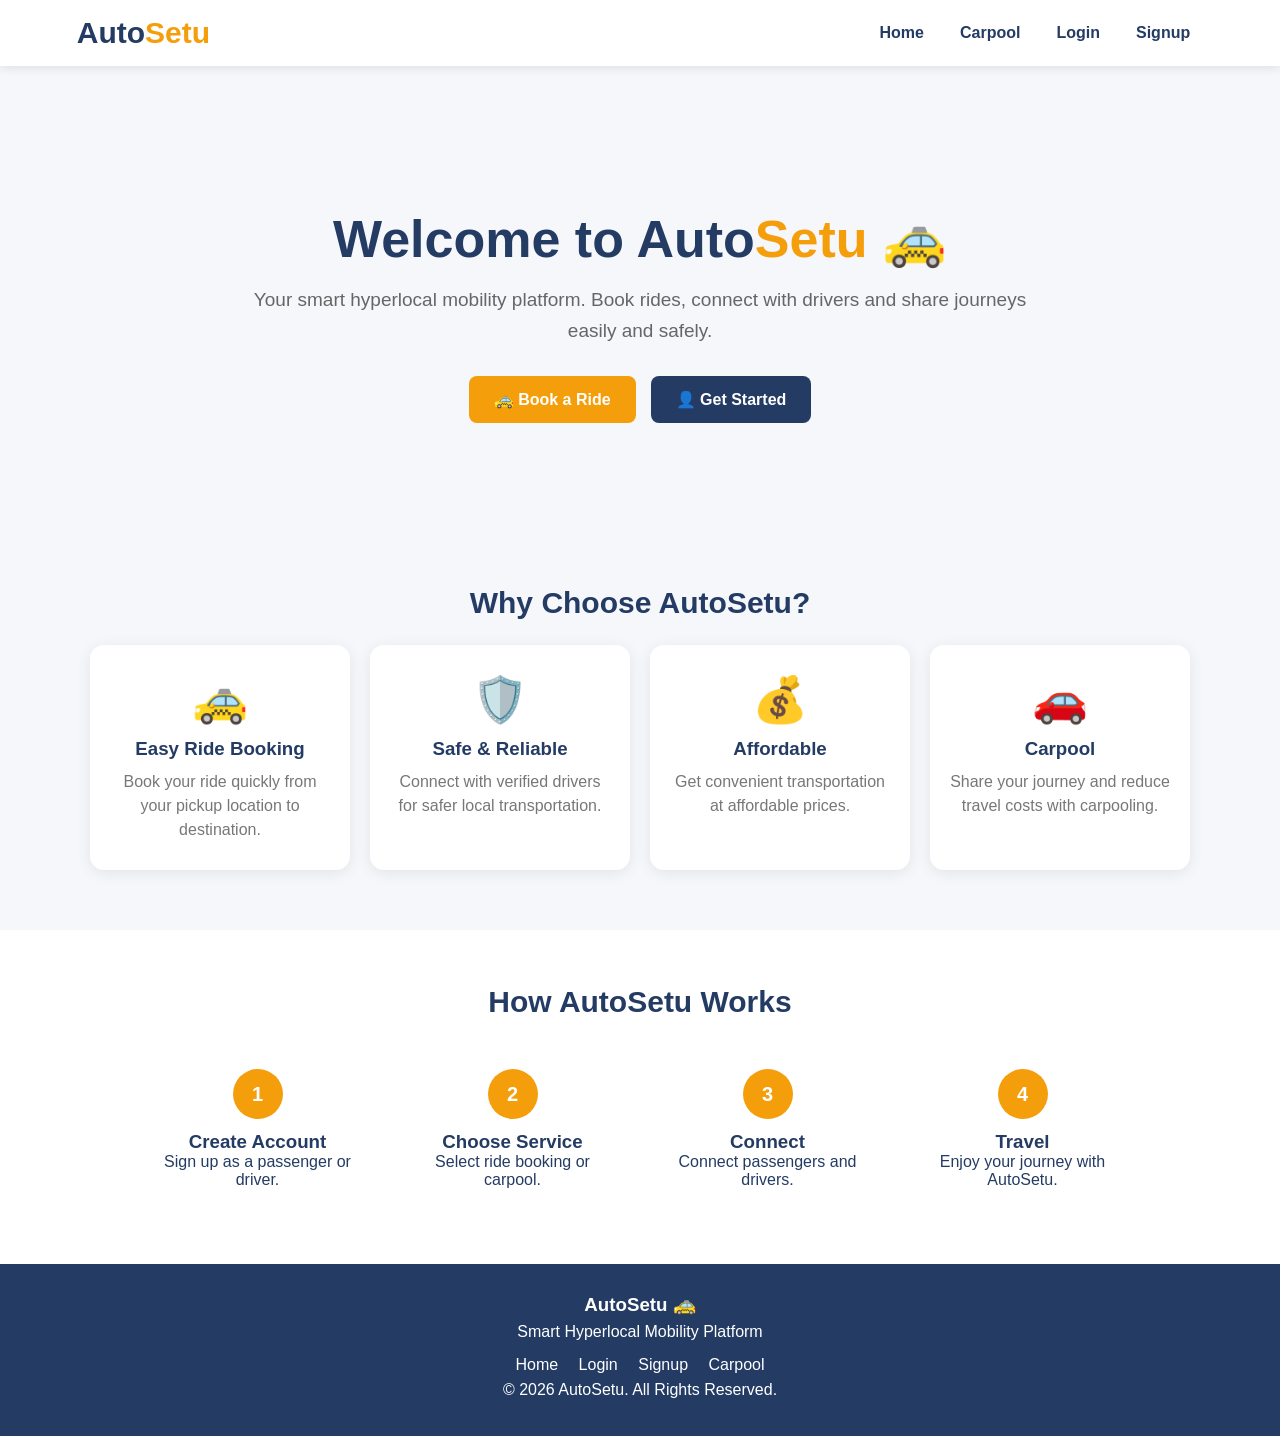
<file: index.html>
<!DOCTYPE html>
<html lang="en">
<head>
<meta charset="UTF-8">
<meta name="viewport" content="width=device-width, initial-scale=1.0">

<title>AutoSetu - Smart Mobility</title>

<style>
*{
    margin:0;
    padding:0;
    box-sizing:border-box;
    font-family:Arial,sans-serif;
}

body{
    background:#f5f7fb;
    color:#243b64;
}

/* NAVBAR */

.navbar{
    background:white;
    padding:15px 6%;
    display:flex;
    justify-content:space-between;
    align-items:center;
    box-shadow:0 2px 10px rgba(0,0,0,.1);
    position:sticky;
    top:0;
    z-index:100;
}

.logo{
    font-size:30px;
    font-weight:800;
}

.logo span{
    color:#f59e0b;
}

.nav-links{
    display:flex;
    gap:10px;
}

.nav-links a{
    text-decoration:none;
    color:#243b64;
    padding:9px 13px;
    border-radius:7px;
    font-weight:bold;
}

.nav-links a:hover{
    background:#f59e0b;
    color:white;
}

/* HERO */

.hero{
    min-height:500px;
    display:flex;
    justify-content:center;
    align-items:center;
    text-align:center;
    padding:60px 20px;
}

.hero-content{
    max-width:800px;
}

.hero h1{
    font-size:52px;
    margin-bottom:15px;
}

.hero h1 span{
    color:#f59e0b;
}

.hero p{
    color:#666;
    font-size:19px;
    line-height:1.6;
    margin-bottom:30px;
}

.buttons{
    display:flex;
    justify-content:center;
    gap:15px;
    flex-wrap:wrap;
}

.btn{
    padding:14px 25px;
    border-radius:8px;
    text-decoration:none;
    font-weight:bold;
    display:inline-block;
}

.primary{
    background:#f59e0b;
    color:white;
}

.primary:hover{
    background:#d97706;
}

.secondary{
    background:#243b64;
    color:white;
}

.secondary:hover{
    background:#16294b;
}

/* FEATURES */

.features{
    width:90%;
    max-width:1100px;
    margin:20px auto 60px;
}

.features h2{
    text-align:center;
    margin-bottom:25px;
    font-size:30px;
}

.cards{
    display:grid;
    grid-template-columns:repeat(auto-fit,minmax(210px,1fr));
    gap:20px;
}

.card{
    background:white;
    padding:28px 20px;
    border-radius:14px;
    text-align:center;
    box-shadow:0 3px 15px rgba(0,0,0,.08);
    transition:.2s;
}

.card:hover{
    transform:translateY(-5px);
}

.icon{
    font-size:45px;
    margin-bottom:12px;
}

.card h3{
    margin-bottom:10px;
}

.card p{
    color:#777;
    line-height:1.5;
}

/* HOW IT WORKS */

.how{
    background:white;
    padding:55px 20px;
    text-align:center;
}

.how h2{
    font-size:30px;
    margin-bottom:30px;
}

.steps{
    width:90%;
    max-width:1000px;
    margin:auto;
    display:grid;
    grid-template-columns:repeat(auto-fit,minmax(200px,1fr));
    gap:20px;
}

.step{
    padding:20px;
}

.number{
    width:50px;
    height:50px;
    line-height:50px;
    margin:0 auto 12px;
    border-radius:50%;
    background:#f59e0b;
    color:white;
    font-weight:bold;
    font-size:20px;
}

/* FOOTER */

footer{
    background:#243b64;
    color:white;
    padding:30px 20px;
    text-align:center;
}

footer p{
    margin:7px;
}

.footer-links{
    margin-top:15px;
}

.footer-links a{
    color:white;
    text-decoration:none;
    margin:0 8px;
}

.footer-links a:hover{
    color:#f59e0b;
}

/* MOBILE */

@media(max-width:700px){

    .navbar{
        padding:12px 15px;
    }

    .logo{
        font-size:23px;
    }

    .nav-links a{
        padding:7px;
        font-size:12px;
    }

    .hero h1{
        font-size:38px;
    }

    .hero p{
        font-size:16px;
    }
}
</style>
</head>

<body>

<!-- NAVBAR -->

<nav class="navbar">

    <div class="logo">
        Auto<span>Setu</span>
    </div>

    <div class="nav-links">

    <a href="index.html">Home</a>

    <a href="carpool.html">Carpool</a>

    <a href="login.html">Login</a>

    <a href="signup.html">Signup</a>

</div>

</nav>


<!-- HERO -->

<section class="hero">

    <div class="hero-content">

        <h1>
            Welcome to Auto<span>Setu</span> 🚕
        </h1>

        <p>
            Your smart hyperlocal mobility platform.
            Book rides, connect with drivers and
            share journeys easily and safely.
        </p>

        <div class="buttons">

            <a
                href="login.html"
                class="btn primary">
                🚕 Book a Ride
            </a>

            <a
                href="signup.html"
                class="btn secondary">
                👤 Get Started
            </a>

        </div>

    </div>

</section>


<!-- FEATURES -->

<section class="features">

    <h2>Why Choose AutoSetu?</h2>

    <div class="cards">

        <div class="card">

            <div class="icon">🚕</div>

            <h3>Easy Ride Booking</h3>

            <p>
                Book your ride quickly from
                your pickup location to destination.
            </p>

        </div>


        <div class="card">

            <div class="icon">🛡️</div>

            <h3>Safe & Reliable</h3>

            <p>
                Connect with verified drivers
                for safer local transportation.
            </p>

        </div>


        <div class="card">

            <div class="icon">💰</div>

            <h3>Affordable</h3>

            <p>
                Get convenient transportation
                at affordable prices.
            </p>

        </div>


        <div class="card">

            <div class="icon">🚗</div>

            <h3>Carpool</h3>

            <p>
                Share your journey and reduce
                travel costs with carpooling.
            </p>

        </div>

    </div>

</section>


<!-- HOW IT WORKS -->

<section class="how">

    <h2>How AutoSetu Works</h2>

    <div class="steps">

        <div class="step">

            <div class="number">1</div>

            <h3>Create Account</h3>

            <p>
                Sign up as a passenger or driver.
            </p>

        </div>


        <div class="step">

            <div class="number">2</div>

            <h3>Choose Service</h3>

            <p>
                Select ride booking or carpool.
            </p>

        </div>


        <div class="step">

            <div class="number">3</div>

            <h3>Connect</h3>

            <p>
                Connect passengers and drivers.
            </p>

        </div>


        <div class="step">

            <div class="number">4</div>

            <h3>Travel</h3>

            <p>
                Enjoy your journey with AutoSetu.
            </p>

        </div>

    </div>

</section>


<!-- FOOTER -->

<footer>

    <h3>AutoSetu 🚕</h3>

    <p>
        Smart Hyperlocal Mobility Platform
    </p>

    <div class="footer-links">

        <a href="index.html">Home</a>

        <a href="login.html">Login</a>

        <a href="signup.html">Signup</a>

        <a href="carpool.html">Carpool</a>

    </div>

    <p>
        © 2026 AutoSetu. All Rights Reserved.
    </p>

</footer>

</body>
</html>
</file>
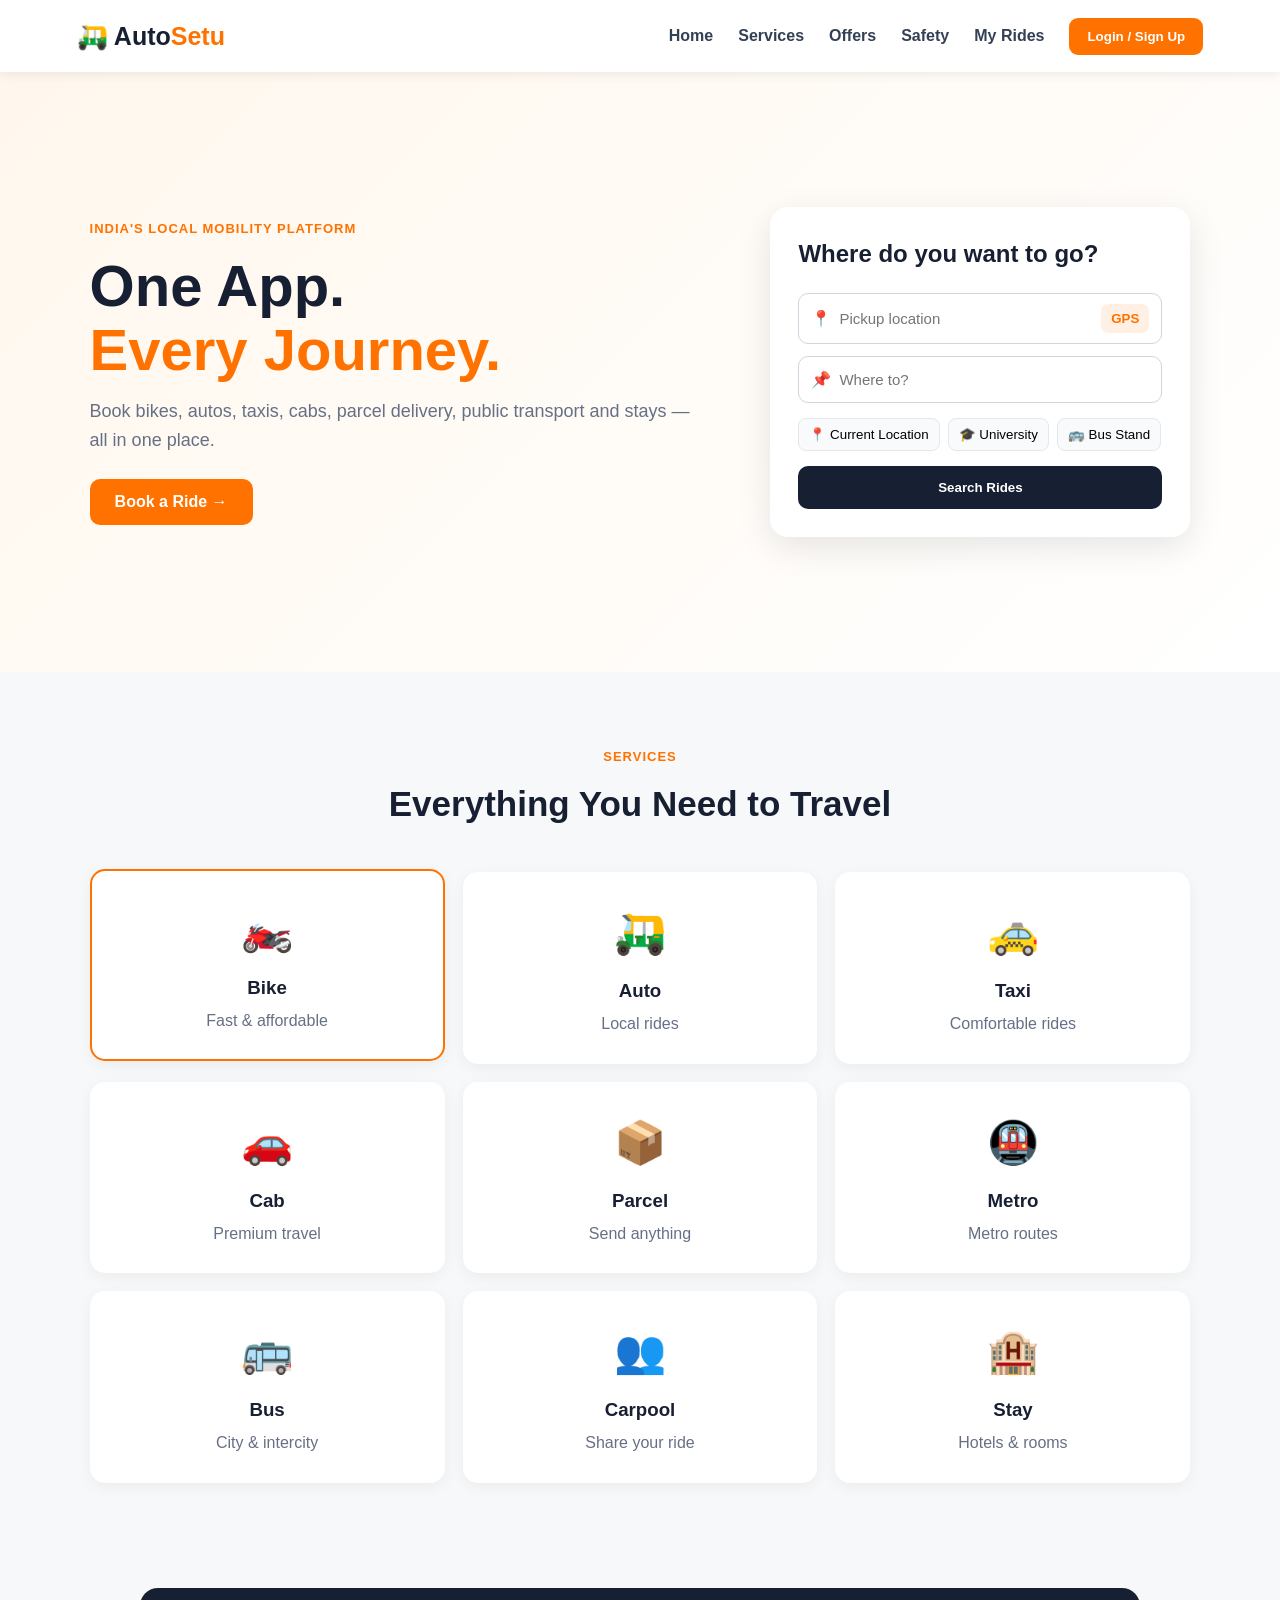
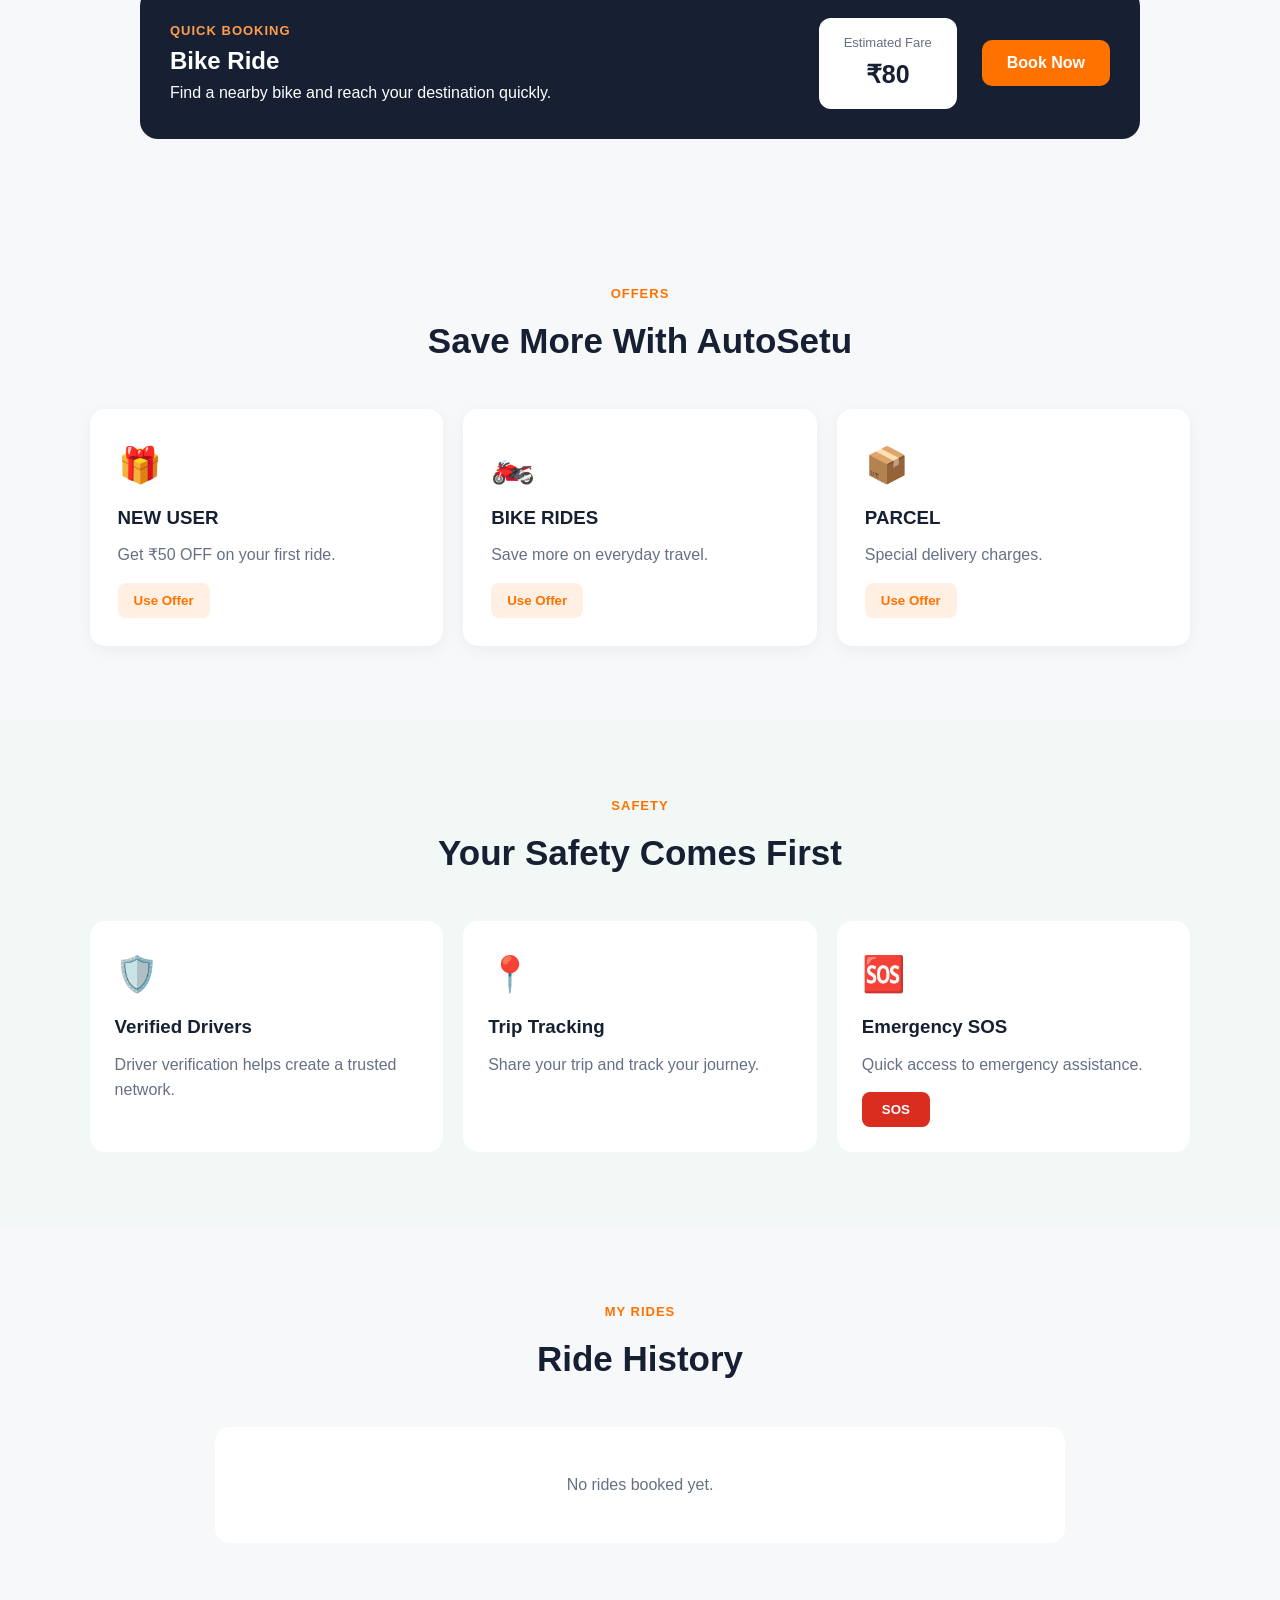
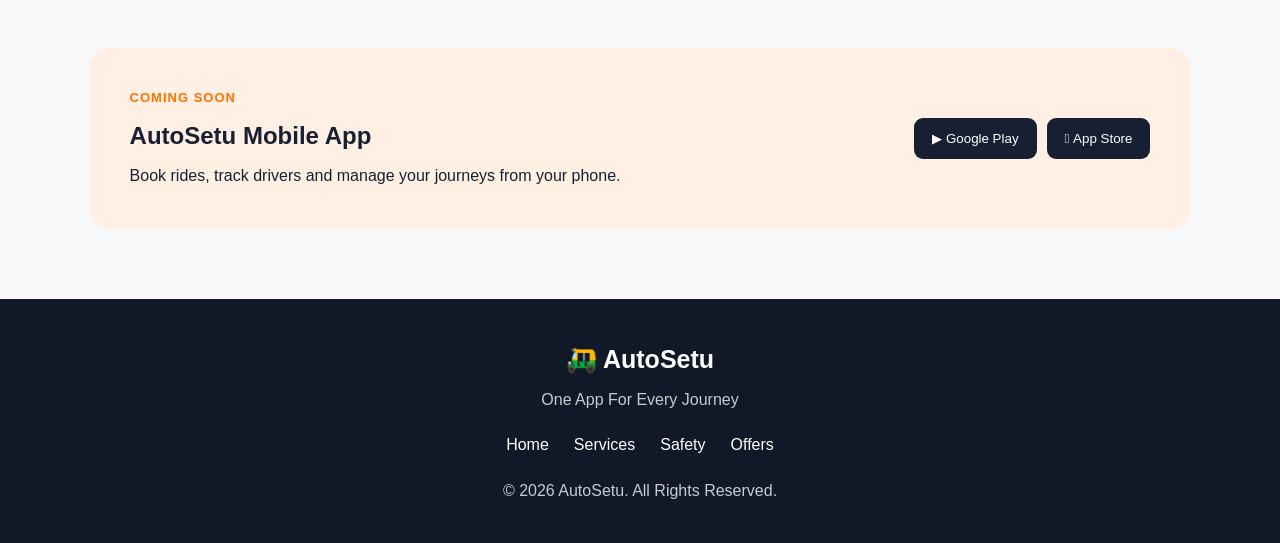
<file: Index.html>
<!DOCTYPE html>
<html lang="en">
<head>
    <meta charset="UTF-8">
    <meta name="viewport" content="width=device-width, initial-scale=1.0">
    <title>AutoSetu - One App For Every Journey</title>
    <link rel="stylesheet" href="style.css">
</head>

<body>

<header class="header">
    <div class="logo">
        🛺 <span>Auto<span>Setu</span></span>
    </div>

    <nav id="navMenu">
        <a href="#home">Home</a>
        <a href="#services">Services</a>
        <a href="#offers">Offers</a>
        <a href="#safety">Safety</a>
        <a href="#history">My Rides</a>
    </nav>

    <button class="login-btn" onclick="openLogin()">Login / Sign Up</button>
    <button class="menu-btn" onclick="toggleMenu()">☰</button>
</header>


<section class="hero" id="home">

    <div class="hero-content">
        <p class="small-title">INDIA'S LOCAL MOBILITY PLATFORM</p>

        <h1>One App.<br>
            <span>Every Journey.</span>
        </h1>

        <p>
            Book bikes, autos, taxis, cabs, parcel delivery,
            public transport and stays — all in one place.
        </p>

        <button class="primary-btn" onclick="scrollToServices()">
            Book a Ride →
        </button>
    </div>


    <div class="booking-card">

        <h2>Where do you want to go?</h2>

        <div class="location-box">
            <span>📍</span>
            <input id="pickup" type="text" placeholder="Pickup location">
            <button onclick="getLocation()">GPS</button>
        </div>

        <div class="location-box">
            <span>📌</span>
            <input id="destination" type="text" placeholder="Where to?">
        </div>

        <div class="quick-location">
            <button onclick="setLocation('Current Location')">
                📍 Current Location
            </button>
            <button onclick="setLocation('University')">
                🎓 University
            </button>
            <button onclick="setLocation('Bus Stand')">
                🚌 Bus Stand
            </button>
        </div>

        <button class="search-btn" onclick="searchRide()">
            Search Rides
        </button>

    </div>

</section>


<section class="section" id="services">

    <div class="section-heading">
        <p>SERVICES</p>
        <h2>Everything You Need to Travel</h2>
    </div>

    <div class="services-grid">

        <div class="service-card active" onclick="selectService('Bike', 8)">
            <div class="service-icon">🏍️</div>
            <h3>Bike</h3>
            <p>Fast & affordable</p>
        </div>

        <div class="service-card" onclick="selectService('Auto', 12)">
            <div class="service-icon">🛺</div>
            <h3>Auto</h3>
            <p>Local rides</p>
        </div>

        <div class="service-card" onclick="selectService('Taxi', 15)">
            <div class="service-icon">🚕</div>
            <h3>Taxi</h3>
            <p>Comfortable rides</p>
        </div>

        <div class="service-card" onclick="selectService('Cab', 18)">
            <div class="service-icon">🚗</div>
            <h3>Cab</h3>
            <p>Premium travel</p>
        </div>

        <div class="service-card" onclick="selectService('Parcel', 20)">
            <div class="service-icon">📦</div>
            <h3>Parcel</h3>
            <p>Send anything</p>
        </div>

        <div class="service-card" onclick="selectService('Metro', 5)">
            <div class="service-icon">🚇</div>
            <h3>Metro</h3>
            <p>Metro routes</p>
        </div>

        <div class="service-card" onclick="selectService('Bus', 4)">
            <div class="service-icon">🚌</div>
            <h3>Bus</h3>
            <p>City & intercity</p>
        </div>

        <div class="service-card" onclick="selectService('Carpool', 10)">
            <div class="service-icon">👥</div>
            <h3>Carpool</h3>
            <p>Share your ride</p>
        </div>

        <div class="service-card" onclick="selectService('Stay', 1000)">
            <div class="service-icon">🏨</div>
            <h3>Stay</h3>
            <p>Hotels & rooms</p>
        </div>

    </div>

</section>


<section class="ride-section">

    <div class="ride-panel">

        <div>
            <p class="small-title">QUICK BOOKING</p>
            <h2 id="selectedTitle">Bike Ride</h2>
            <p id="selectedText">
                Find a nearby bike and reach your destination quickly.
            </p>
        </div>

        <div class="fare-box">
            <span>Estimated Fare</span>
            <strong id="fare">₹80</strong>
        </div>

        <button class="primary-btn" onclick="bookRide()">
            Book Now
        </button>

    </div>

</section>


<section class="section" id="offers">

    <div class="section-heading">
        <p>OFFERS</p>
        <h2>Save More With AutoSetu</h2>
    </div>

    <div class="offers-grid">

        <div class="offer-card">
            <span>🎁</span>
            <h3>NEW USER</h3>
            <p>Get ₹50 OFF on your first ride.</p>
            <button onclick="showOffer('FIRST50')">Use Offer</button>
        </div>

        <div class="offer-card">
            <span>🏍️</span>
            <h3>BIKE RIDES</h3>
            <p>Save more on everyday travel.</p>
            <button onclick="showOffer('BIKE20')">Use Offer</button>
        </div>

        <div class="offer-card">
            <span>📦</span>
            <h3>PARCEL</h3>
            <p>Special delivery charges.</p>
            <button onclick="showOffer('PARCEL10')">Use Offer</button>
        </div>

    </div>

</section>


<section class="section safety" id="safety">

    <div class="section-heading">
        <p>SAFETY</p>
        <h2>Your Safety Comes First</h2>
    </div>

    <div class="safety-grid">

        <div>
            <span>🛡️</span>
            <h3>Verified Drivers</h3>
            <p>Driver verification helps create a trusted network.</p>
        </div>

        <div>
            <span>📍</span>
            <h3>Trip Tracking</h3>
            <p>Share your trip and track your journey.</p>
        </div>

        <div>
            <span>🆘</span>
            <h3>Emergency SOS</h3>
            <p>Quick access to emergency assistance.</p>
            <button class="sos-btn" onclick="sos()">SOS</button>
        </div>

    </div>

</section>


<section class="section" id="history">

    <div class="section-heading">
        <p>MY RIDES</p>
        <h2>Ride History</h2>
    </div>

    <div id="historyList" class="history-list">
        <p class="empty">No rides booked yet.</p>
    </div>

</section>


<section class="download-section">

    <div>
        <p class="small-title">COMING SOON</p>
        <h2>AutoSetu Mobile App</h2>
        <p>Book rides, track drivers and manage your journeys from your phone.</p>
    </div>

    <div class="app-buttons">
        <button>▶ Google Play</button>
        <button> App Store</button>
    </div>

</section>


<footer>

    <div class="footer-logo">🛺 AutoSetu</div>

    <p>
        One App For Every Journey
    </p>

    <div class="footer-links">
        <a href="#home">Home</a>
        <a href="#services">Services</a>
        <a href="#safety">Safety</a>
        <a href="#offers">Offers</a>
    </div>

    <p class="copyright">
        © 2026 AutoSetu. All Rights Reserved.
    </p>

</footer>


<!-- LOGIN POPUP -->

<div class="modal" id="loginModal">

    <div class="modal-content">

        <button class="close" onclick="closeLogin()">×</button>

        <h2>Welcome to AutoSetu</h2>
        <p>Login or create your account.</p>

        <input id="phone" type="tel" placeholder="Enter mobile number">

        <button class="primary-btn full" onclick="login()">
            Continue
        </button>

    </div>

</div>


<!-- BOOKING POPUP -->

<div class="modal" id="bookingModal">

    <div class="modal-content">

        <button class="close" onclick="closeBooking()">×</button>

        <div class="success-icon">✓</div>

        <h2>Ride Requested!</h2>

        <p id="bookingMessage">
            Searching for nearby drivers...
        </p>

        <div class="driver-card">

            <div class="driver-photo">👨🏻</div>

            <div>
                <h3>Raj Kumar</h3>
                <p>⭐ 4.8 · Verified Driver</p>
                <p>DL 01 AB 1234</p>
            </div>

        </div>

        <button class="primary-btn full" onclick="closeBooking()">
            Done
        </button>

    </div>

</div>


<script src="script.js"></script>

</body>
</html>
</file>
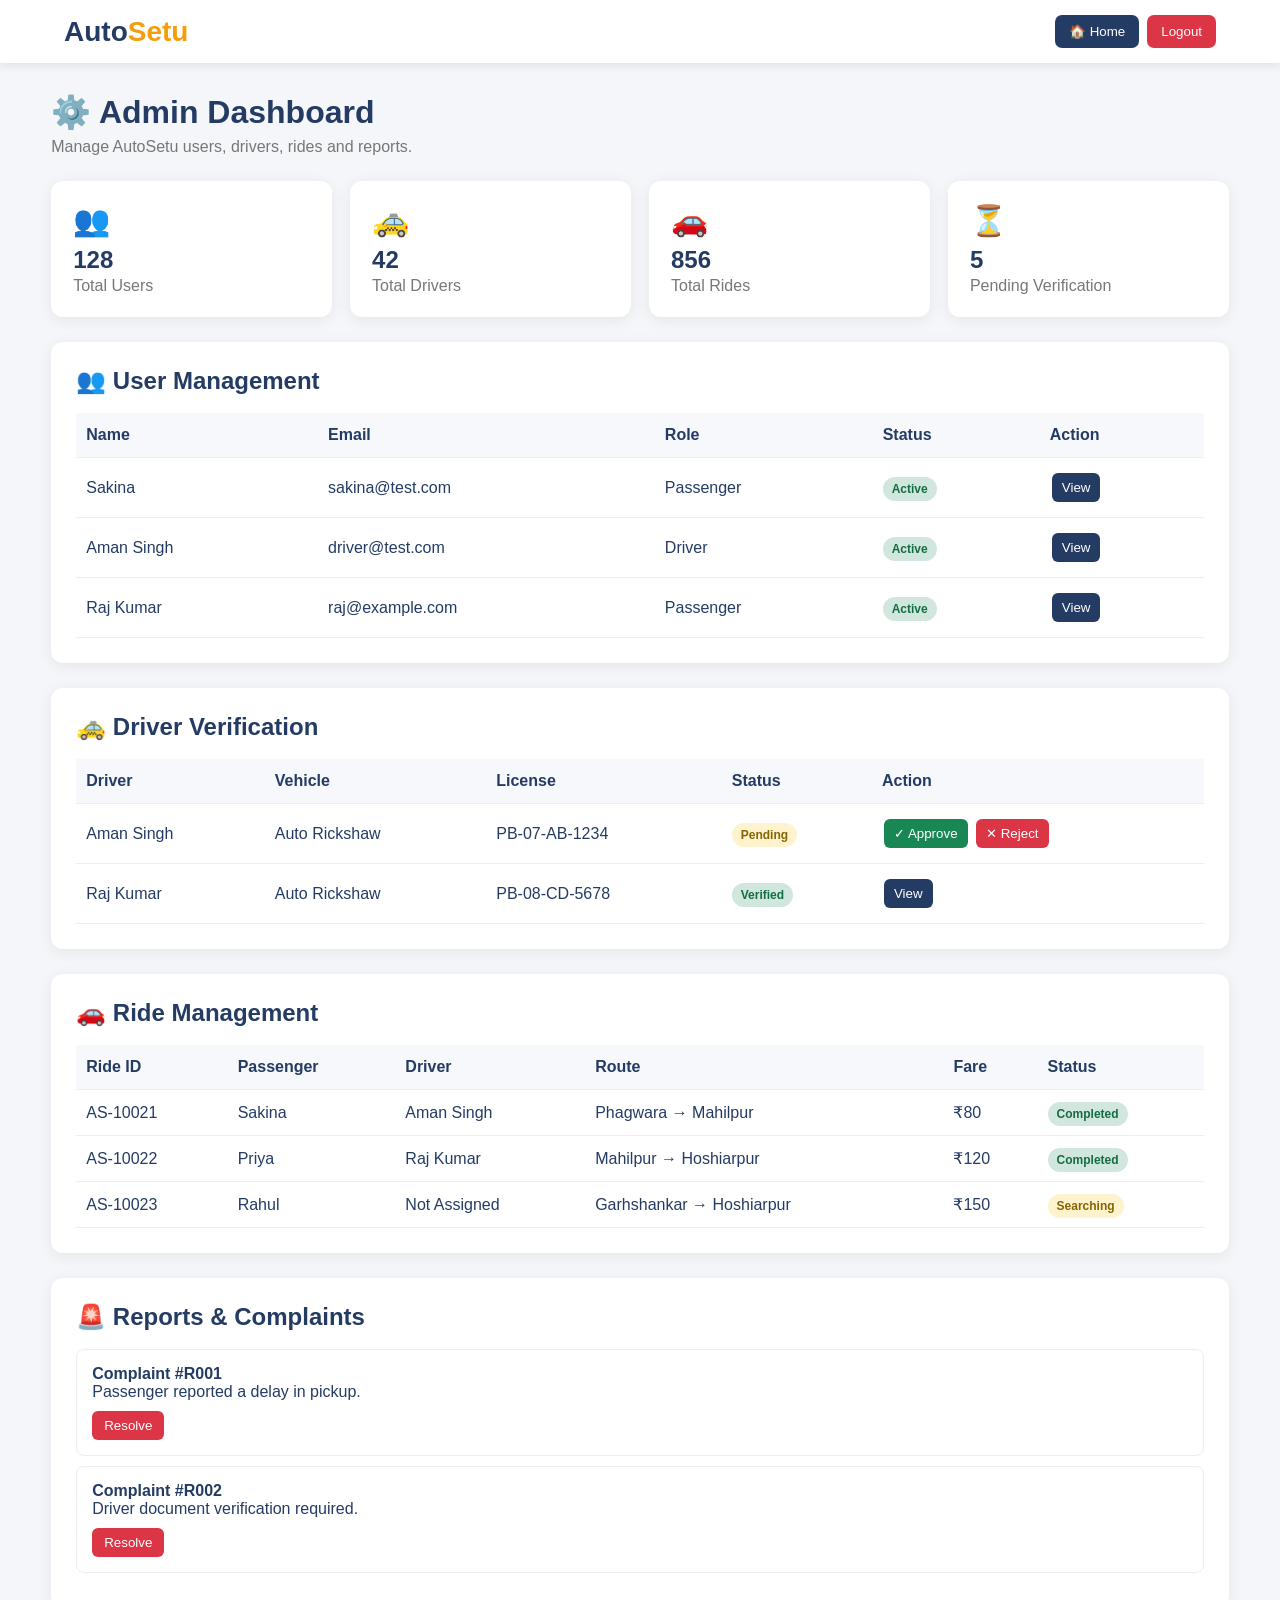
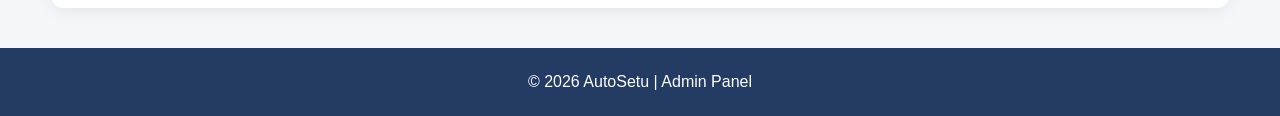
<file: admin.html>
<!DOCTYPE html>
<html lang="en">
<head>
<meta charset="UTF-8">
<meta name="viewport" content="width=device-width, initial-scale=1.0">
<title>AutoSetu - Admin Dashboard</title>

<style>
*{
    margin:0;
    padding:0;
    box-sizing:border-box;
    font-family:Arial,sans-serif;
}

body{
    background:#f4f6fa;
    color:#243b64;
}

.navbar{
    background:white;
    padding:15px 5%;
    display:flex;
    justify-content:space-between;
    align-items:center;
    box-shadow:0 2px 10px rgba(0,0,0,.1);
}

.logo{
    font-size:28px;
    font-weight:bold;
}

.logo span{
    color:#f59e0b;
}

.nav-buttons{
    display:flex;
    gap:8px;
}

.nav-buttons button{
    border:0;
    padding:9px 14px;
    border-radius:7px;
    cursor:pointer;
    background:#243b64;
    color:white;
}

.logout{
    background:#dc3545 !important;
}

.container{
    width:92%;
    max-width:1200px;
    margin:30px auto;
}

.header{
    margin-bottom:25px;
}

.header h1{
    font-size:32px;
    margin-bottom:7px;
}

.header p{
    color:#777;
}

/* STATS */

.stats{
    display:grid;
    grid-template-columns:repeat(auto-fit,minmax(180px,1fr));
    gap:18px;
    margin-bottom:25px;
}

.stat{
    background:white;
    padding:22px;
    border-radius:12px;
    box-shadow:0 3px 15px rgba(0,0,0,.07);
}

.stat .icon{
    font-size:30px;
}

.stat h2{
    margin:8px 0 3px;
}

.stat p{
    color:#777;
}

/* SECTIONS */

.section{
    background:white;
    padding:25px;
    border-radius:12px;
    margin-bottom:25px;
    box-shadow:0 3px 15px rgba(0,0,0,.07);
}

.section h2{
    margin-bottom:18px;
}

table{
    width:100%;
    border-collapse:collapse;
}

th,td{
    padding:13px 10px;
    border-bottom:1px solid #eee;
    text-align:left;
}

th{
    background:#f7f8fb;
}

.status{
    padding:5px 9px;
    border-radius:20px;
    font-size:12px;
    font-weight:bold;
}

.verified{
    background:#d1e7dd;
    color:#146c43;
}

.pending{
    background:#fff3cd;
    color:#856404;
}

.completed{
    background:#d1e7dd;
    color:#146c43;
}

.cancelled{
    background:#f8d7da;
    color:#842029;
}

.action{
    border:0;
    padding:7px 10px;
    border-radius:6px;
    cursor:pointer;
    margin:2px;
}

.approve{
    background:#198754;
    color:white;
}

.reject{
    background:#dc3545;
    color:white;
}

.view{
    background:#243b64;
    color:white;
}

/* REPORT */

.report{
    border:1px solid #eee;
    padding:15px;
    border-radius:8px;
    margin-bottom:10px;
}

.report strong{
    color:#243b64;
}

.report button{
    margin-top:10px;
    padding:7px 12px;
    border:0;
    border-radius:6px;
    background:#dc3545;
    color:white;
    cursor:pointer;
}

/* FOOTER */

footer{
    background:#243b64;
    color:white;
    text-align:center;
    padding:25px;
    margin-top:40px;
}

@media(max-width:700px){

    .navbar{
        padding:12px 15px;
    }

    .logo{
        font-size:22px;
    }

    .nav-buttons button{
        padding:7px 9px;
        font-size:12px;
    }

    .container{
        width:94%;
    }

    .header h1{
        font-size:26px;
    }

    .section{
        padding:15px;
        overflow-x:auto;
    }

    table{
        min-width:650px;
    }
}
</style>
</head>

<body>

<!-- NAVBAR -->

<nav class="navbar">

    <div class="logo">
        Auto<span>Setu</span>
    </div>

    <div class="nav-buttons">

        <button onclick="goHome()">
            🏠 Home
        </button>

        <button class="logout" onclick="logout()">
            Logout
        </button>

    </div>

</nav>


<div class="container">

    <!-- HEADER -->

    <div class="header">

        <h1>⚙️ Admin Dashboard</h1>

        <p>
            Manage AutoSetu users, drivers, rides and reports.
        </p>

    </div>


    <!-- STATISTICS -->

    <div class="stats">

        <div class="stat">

            <div class="icon">👥</div>

            <h2 id="userCount">128</h2>

            <p>Total Users</p>

        </div>


        <div class="stat">

            <div class="icon">🚕</div>

            <h2 id="driverCount">42</h2>

            <p>Total Drivers</p>

        </div>


        <div class="stat">

            <div class="icon">🚗</div>

            <h2 id="rideCount">856</h2>

            <p>Total Rides</p>

        </div>


        <div class="stat">

            <div class="icon">⏳</div>

            <h2 id="pendingCount">5</h2>

            <p>Pending Verification</p>

        </div>

    </div>


    <!-- USERS -->

    <section class="section">

        <h2>👥 User Management</h2>

        <table>

            <thead>

                <tr>
                    <th>Name</th>
                    <th>Email</th>
                    <th>Role</th>
                    <th>Status</th>
                    <th>Action</th>
                </tr>

            </thead>

            <tbody>

                <tr>
                    <td>Sakina</td>
                    <td>sakina@test.com</td>
                    <td>Passenger</td>
                    <td>
                        <span class="status verified">
                            Active
                        </span>
                    </td>
                    <td>
                        <button
                            class="action view"
                            onclick="viewUser('Sakina')">
                            View
                        </button>
                    </td>
                </tr>


                <tr>
                    <td>Aman Singh</td>
                    <td>driver@test.com</td>
                    <td>Driver</td>
                    <td>
                        <span class="status verified">
                            Active
                        </span>
                    </td>
                    <td>
                        <button
                            class="action view"
                            onclick="viewUser('Aman Singh')">
                            View
                        </button>
                    </td>
                </tr>


                <tr>
                    <td>Raj Kumar</td>
                    <td>raj@example.com</td>
                    <td>Passenger</td>
                    <td>
                        <span class="status verified">
                            Active
                        </span>
                    </td>
                    <td>
                        <button
                            class="action view"
                            onclick="viewUser('Raj Kumar')">
                            View
                        </button>
                    </td>
                </tr>

            </tbody>

        </table>

    </section>


    <!-- DRIVER VERIFICATION -->

    <section class="section">

        <h2>🚕 Driver Verification</h2>

        <table>

            <thead>

                <tr>
                    <th>Driver</th>
                    <th>Vehicle</th>
                    <th>License</th>
                    <th>Status</th>
                    <th>Action</th>
                </tr>

            </thead>

            <tbody id="driverTable">

                <tr>

                    <td>Aman Singh</td>

                    <td>Auto Rickshaw</td>

                    <td>PB-07-AB-1234</td>

                    <td>
                        <span class="status pending">
                            Pending
                        </span>
                    </td>

                    <td>

                        <button
                            class="action approve"
                            onclick="approveDriver(this)">
                            ✓ Approve
                        </button>

                        <button
                            class="action reject"
                            onclick="rejectDriver(this)">
                            ✕ Reject
                        </button>

                    </td>

                </tr>


                <tr>

                    <td>Raj Kumar</td>

                    <td>Auto Rickshaw</td>

                    <td>PB-08-CD-5678</td>

                    <td>
                        <span class="status verified">
                            Verified
                        </span>
                    </td>

                    <td>

                        <button
                            class="action view"
                            onclick="viewUser('Raj Kumar')">
                            View
                        </button>

                    </td>

                </tr>

            </tbody>

        </table>

    </section>


    <!-- RIDES -->

    <section class="section">

        <h2>🚗 Ride Management</h2>

        <table>

            <thead>

                <tr>
                    <th>Ride ID</th>
                    <th>Passenger</th>
                    <th>Driver</th>
                    <th>Route</th>
                    <th>Fare</th>
                    <th>Status</th>
                </tr>

            </thead>

            <tbody>

                <tr>

                    <td>AS-10021</td>

                    <td>Sakina</td>

                    <td>Aman Singh</td>

                    <td>
                        Phagwara → Mahilpur
                    </td>

                    <td>₹80</td>

                    <td>
                        <span class="status completed">
                            Completed
                        </span>
                    </td>

                </tr>


                <tr>

                    <td>AS-10022</td>

                    <td>Priya</td>

                    <td>Raj Kumar</td>

                    <td>
                        Mahilpur → Hoshiarpur
                    </td>

                    <td>₹120</td>

                    <td>
                        <span class="status completed">
                            Completed
                        </span>
                    </td>

                </tr>


                <tr>

                    <td>AS-10023</td>

                    <td>Rahul</td>

                    <td>Not Assigned</td>

                    <td>
                        Garhshankar → Hoshiarpur
                    </td>

                    <td>₹150</td>

                    <td>
                        <span class="status pending">
                            Searching
                        </span>
                    </td>

                </tr>

            </tbody>

        </table>

    </section>


    <!-- REPORTS -->

    <section class="section">

        <h2>🚨 Reports & Complaints</h2>


        <div class="report">

            <strong>Complaint #R001</strong>

            <p>
                Passenger reported a delay in pickup.
            </p>

            <button onclick="resolveReport(this)">
                Resolve
            </button>

        </div>


        <div class="report">

            <strong>Complaint #R002</strong>

            <p>
                Driver document verification required.
            </p>

            <button onclick="resolveReport(this)">
                Resolve
            </button>

        </div>

    </section>

</div>


<footer>

    <p>
        © 2026 AutoSetu | Admin Panel
    </p>

</footer>


<script>

/* HOME */

function goHome(){

    window.location.href =
        "index.html";

}


/* LOGOUT */

function logout(){

    localStorage.removeItem("autosetuEmail");

    localStorage.removeItem("autosetuRole");

    alert("Logged out successfully!");

    window.location.href =
        "index.html";

}


/* VIEW USER */

function viewUser(name){

    alert(
        "User Profile: " + name
    );

}


/* APPROVE DRIVER */

function approveDriver(button){

    const row =
        button.closest("tr");

    const status =
        row.querySelector(".status");

    status.innerText =
        "Verified";

    status.className =
        "status verified";

    button.parentElement
        .querySelector(".reject")
        ?.remove();

    button.remove();

    updatePending();

    alert(
        "Driver approved successfully!"
    );

}


/* REJECT DRIVER */

function rejectDriver(button){

    const row =
        button.closest("tr");

    row.remove();

    updatePending();

    alert(
        "Driver verification rejected."
    );

}


/* UPDATE PENDING COUNT */

function updatePending(){

    const pending =
        document.querySelectorAll(
            ".status.pending"
        ).length;

    document.getElementById(
        "pendingCount"
    ).innerText = pending;

}


/* RESOLVE REPORT */

function resolveReport(button){

    const report =
        button.closest(".report");

    report.style.opacity =
        "0.5";

    button.innerText =
        "✓ Resolved";

    button.disabled =
        true;

    alert(
        "Report resolved successfully!"
    );

}

</script>

</body>
</html>
</file>
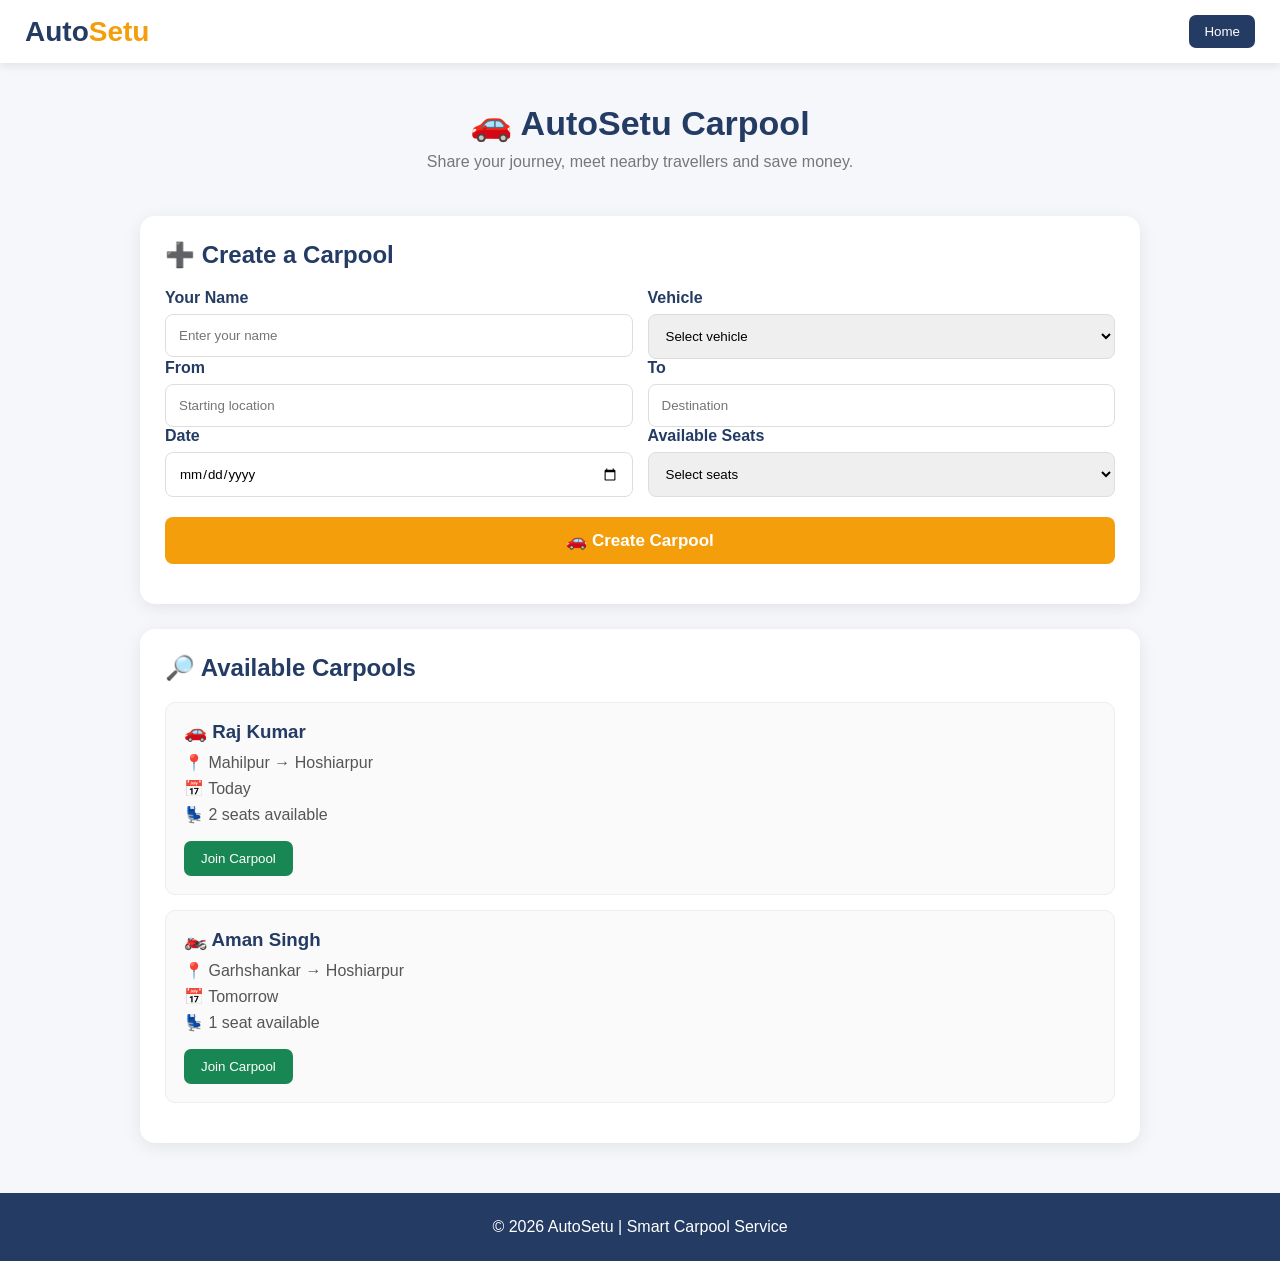
<file: carpool.html>
<!DOCTYPE html>
<html lang="en">
<head>
<meta charset="UTF-8">
<meta name="viewport" content="width=device-width, initial-scale=1.0">
<title>AutoSetu - Carpool</title>

<style>
*{
    margin:0;
    padding:0;
    box-sizing:border-box;
    font-family:Arial,sans-serif;
}

body{
    background:#f5f7fb;
    color:#243b64;
}

.navbar{
    background:white;
    padding:15px 25px;
    display:flex;
    justify-content:space-between;
    align-items:center;
    box-shadow:0 2px 10px rgba(0,0,0,.1);
}

.logo{
    font-size:28px;
    font-weight:bold;
}

.logo span{
    color:#f59e0b;
}

.navbar button{
    border:0;
    background:#243b64;
    color:white;
    padding:9px 15px;
    border-radius:7px;
    cursor:pointer;
}

.navbar button:hover{
    background:#f59e0b;
}

.hero{
    text-align:center;
    padding:40px 20px 25px;
}

.hero h1{
    font-size:34px;
    margin-bottom:10px;
}

.hero p{
    color:#777;
}

.container{
    width:92%;
    max-width:1000px;
    margin:20px auto;
}

.box{
    background:white;
    padding:25px;
    border-radius:15px;
    margin-bottom:25px;
    box-shadow:0 4px 18px rgba(0,0,0,.08);
}

.box h2{
    margin-bottom:20px;
}

.form-row{
    display:flex;
    gap:15px;
    flex-wrap:wrap;
}

.form-group{
    flex:1;
    min-width:220px;
}

label{
    display:block;
    font-weight:bold;
    margin-bottom:7px;
}

input,select{
    width:100%;
    padding:13px;
    border:1px solid #ddd;
    border-radius:8px;
    outline:none;
}

input:focus,select:focus{
    border-color:#f59e0b;
}

.primary-btn{
    width:100%;
    margin-top:20px;
    padding:13px;
    border:0;
    border-radius:8px;
    background:#f59e0b;
    color:white;
    font-size:17px;
    font-weight:bold;
    cursor:pointer;
}

.primary-btn:hover{
    background:#d97706;
}

.pool-card{
    border:1px solid #eee;
    border-radius:10px;
    padding:18px;
    margin-bottom:15px;
    background:#fafafa;
}

.pool-card h3{
    margin-bottom:10px;
}

.pool-card p{
    margin:7px 0;
    color:#555;
}

.join-btn{
    margin-top:10px;
    padding:10px 17px;
    border:0;
    border-radius:7px;
    background:#198754;
    color:white;
    cursor:pointer;
}

.join-btn:hover{
    background:#146c43;
}

#message{
    margin-top:15px;
    text-align:center;
    font-weight:bold;
}

footer{
    margin-top:50px;
    padding:25px;
    background:#243b64;
    color:white;
    text-align:center;
}

@media(max-width:600px){

    .navbar{
        padding:12px;
    }

    .logo{
        font-size:22px;
    }

    .hero h1{
        font-size:27px;
    }
}
</style>
</head>

<body>

<nav class="navbar">

    <div class="logo">
        Auto<span>Setu</span>
    </div>

    <button onclick="goHome()">
        Home
    </button>

</nav>


<section class="hero">

    <h1>🚗 AutoSetu Carpool</h1>

    <p>
        Share your journey, meet nearby travellers and save money.
    </p>

</section>


<main class="container">

    <!-- CREATE CARPOOL -->

    <section class="box">

        <h2>➕ Create a Carpool</h2>

        <form onsubmit="createPool(event)">

            <div class="form-row">

                <div class="form-group">

                    <label>Your Name</label>

                    <input
                        type="text"
                        id="name"
                        placeholder="Enter your name"
                        required
                    >

                </div>

                <div class="form-group">

                    <label>Vehicle</label>

                    <select id="vehicle" required>

                        <option value="">
                            Select vehicle
                        </option>

                        <option value="Car">
                            🚗 Car
                        </option>

                        <option value="Bike">
                            🏍️ Bike
                        </option>

                    </select>

                </div>

            </div>


            <div class="form-row">

                <div class="form-group">

                    <label>From</label>

                    <input
                        type="text"
                        id="from"
                        placeholder="Starting location"
                        required
                    >

                </div>

                <div class="form-group">

                    <label>To</label>

                    <input
                        type="text"
                        id="to"
                        placeholder="Destination"
                        required
                    >

                </div>

            </div>


            <div class="form-row">

                <div class="form-group">

                    <label>Date</label>

                    <input
                        type="date"
                        id="date"
                        required
                    >

                </div>

                <div class="form-group">

                    <label>Available Seats</label>

                    <select id="seats" required>

                        <option value="">
                            Select seats
                        </option>

                        <option value="1">1 Seat</option>
                        <option value="2">2 Seats</option>
                        <option value="3">3 Seats</option>
                        <option value="4">4 Seats</option>

                    </select>

                </div>

            </div>


            <button class="primary-btn" type="submit">
                🚗 Create Carpool
            </button>

        </form>

        <p id="message"></p>

    </section>


    <!-- AVAILABLE CARPOOLS -->

    <section class="box">

        <h2>🔎 Available Carpools</h2>

        <div id="poolList">

            <div class="pool-card">

                <h3>🚗 Raj Kumar</h3>

                <p>
                    📍 Mahilpur → Hoshiarpur
                </p>

                <p>
                    📅 Today
                </p>

                <p>
                    💺 2 seats available
                </p>

                <button
                    class="join-btn"
                    onclick="joinPool(this)">
                    Join Carpool
                </button>

            </div>


            <div class="pool-card">

                <h3>🏍️ Aman Singh</h3>

                <p>
                    📍 Garhshankar → Hoshiarpur
                </p>

                <p>
                    📅 Tomorrow
                </p>

                <p>
                    💺 1 seat available
                </p>

                <button
                    class="join-btn"
                    onclick="joinPool(this)">
                    Join Carpool
                </button>

            </div>

        </div>

    </section>

</main>


<footer>

    <p>
        © 2026 AutoSetu | Smart Carpool Service
    </p>

</footer>


<script>

function createPool(event){

    event.preventDefault();

    const name =
        document.getElementById("name").value.trim();

    const vehicle =
        document.getElementById("vehicle").value;

    const from =
        document.getElementById("from").value.trim();

    const to =
        document.getElementById("to").value.trim();

    const date =
        document.getElementById("date").value;

    const seats =
        document.getElementById("seats").value;


    const pool = {
        name:name,
        vehicle:vehicle,
        from:from,
        to:to,
        date:date,
        seats:seats
    };


    let carpools =
        JSON.parse(
            localStorage.getItem("carpools")
        ) || [];


    carpools.push(pool);


    localStorage.setItem(
        "carpools",
        JSON.stringify(carpools)
    );


    displayPools();


    document.querySelector("form").reset();


    document.getElementById("message").innerText =
        "✅ Carpool created successfully!";

}


function displayPools(){

    const list =
        document.getElementById("poolList");

    let carpools =
        JSON.parse(
            localStorage.getItem("carpools")
        ) || [];


    carpools.forEach(function(pool){

        const card =
            document.createElement("div");

        card.className = "pool-card";


        card.innerHTML = `

            <h3>
                ${pool.vehicle === "Car" ? "🚗" : "🏍️"}
                ${pool.name}
            </h3>

            <p>
                📍 ${pool.from} → ${pool.to}
            </p>

            <p>
                📅 ${pool.date}
            </p>

            <p>
                💺 ${pool.seats} seats available
            </p>

            <button
                class="join-btn"
                onclick="joinPool(this)">
                Join Carpool
            </button>

        `;


        list.appendChild(card);

    });

}


function joinPool(button){

    button.innerText = "✅ Joined";

    button.disabled = true;

    button.style.background = "#6c757d";

    alert(
        "You have successfully joined the carpool!"
    );

}


function goHome(){

    window.location.href = "index.html";

}


window.onload = displayPools;

</script>

</body>
</html>
</file>
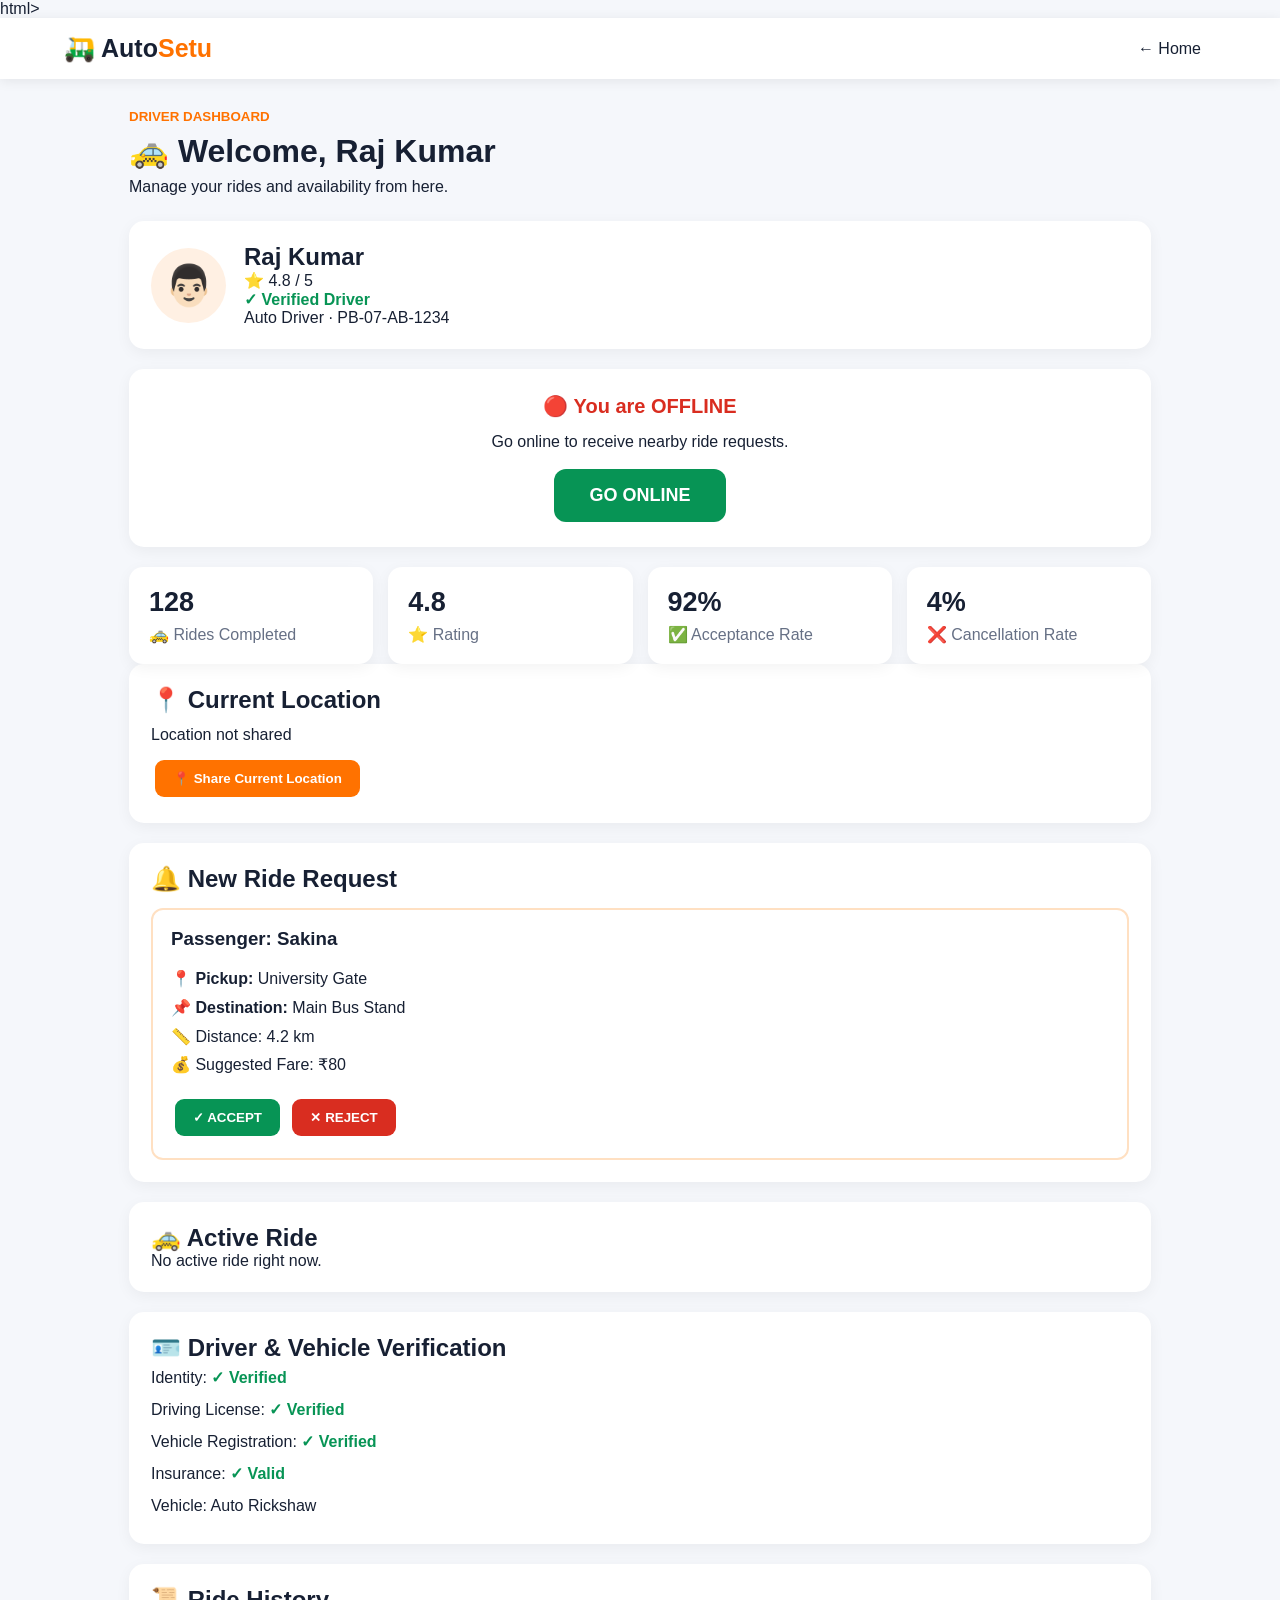
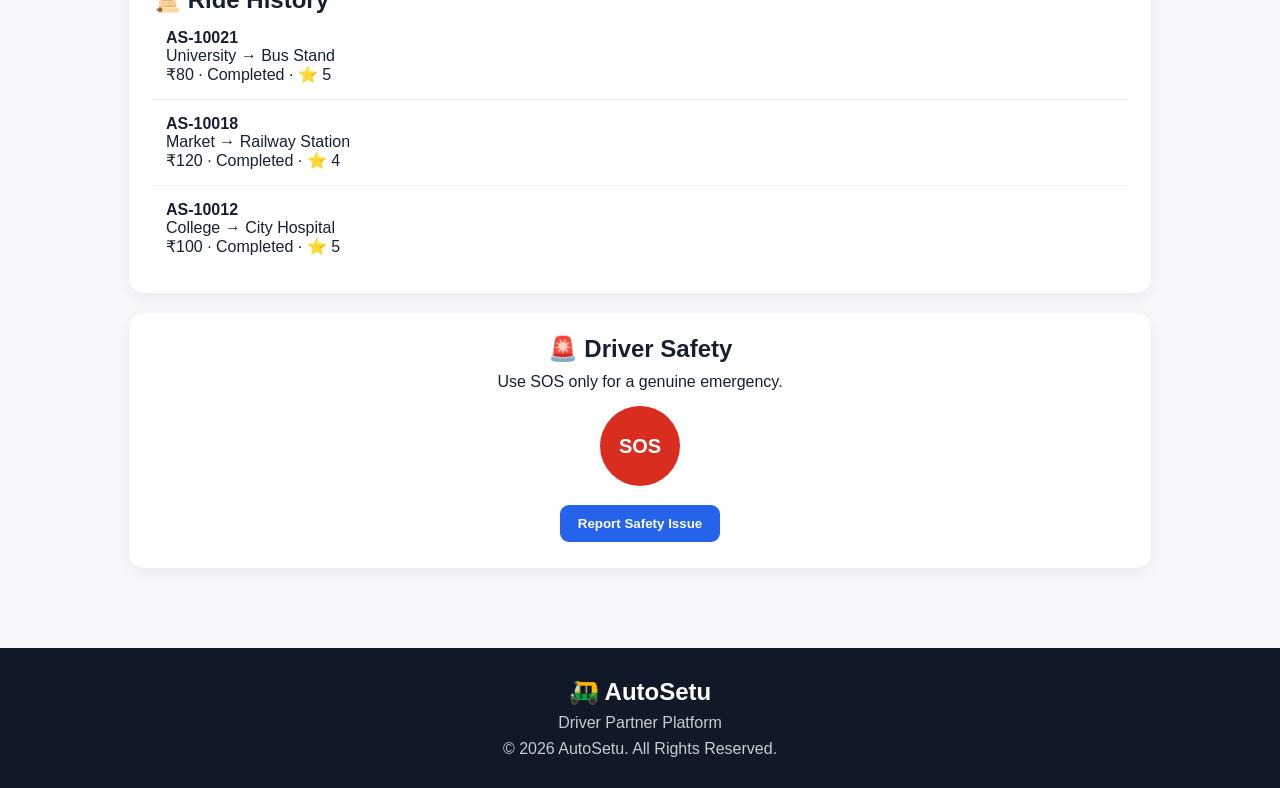
<file: driver.html>
html>
<html lang="en">
<head>
    <meta charset="UTF-8">
    <meta name="viewport" content="width=device-width, initial-scale=1.0">
    <title>AutoSetu - Driver Dashboard</title>

    <style>
        * {
            box-sizing: border-box;
            margin: 0;
            padding: 0;
            font-family: Arial, sans-serif;
        }

        body {
            background: #f5f7fb;
            color: #172033;
        }

        header {
            background: white;
            padding: 16px 5%;
            display: flex;
            align-items: center;
            box-shadow: 0 2px 12px rgba(0,0,0,0.08);
        }

        .logo {
            font-size: 25px;
            font-weight: bold;
            margin-right: auto;
        }

        .logo span {
            color: #ff7200;
        }

        .back {
            text-decoration: none;
            color: #172033;
            margin-right: 15px;
        }

        .container {
            max-width: 1150px;
            margin: auto;
            padding: 30px 5%;
        }

        .welcome {
            margin-bottom: 25px;
        }

        .welcome small {
            color: #ff7200;
            font-weight: bold;
        }

        .welcome h1 {
            margin: 8px 0;
        }

        .card {
            background: white;
            padding: 22px;
            border-radius: 15px;
            margin-bottom: 20px;
            box-shadow: 0 4px 15px rgba(0,0,0,0.05);
        }

        .profile {
            display: flex;
            align-items: center;
            gap: 18px;
        }

        .photo {
            width: 75px;
            height: 75px;
            border-radius: 50%;
            background: #fff0e3;
            display: flex;
            align-items: center;
            justify-content: center;
            font-size: 40px;
        }

        .verified {
            color: #079455;
            font-weight: bold;
        }

        .online-box {
            text-align: center;
            padding: 25px;
        }

        .status {
            font-size: 20px;
            font-weight: bold;
            margin-bottom: 15px;
        }

        .online {
            color: #079455;
        }

        .offline {
            color: #d92d20;
        }

        .online-btn {
            border: none;
            padding: 16px 35px;
            border-radius: 12px;
            font-size: 18px;
            font-weight: bold;
            cursor: pointer;
            background: #079455;
            color: white;
        }

        .offline-btn {
            background: #d92d20;
        }

        .stats {
            display: grid;
            grid-template-columns: repeat(4, 1fr);
            gap: 15px;
        }

        .stat {
            background: white;
            padding: 20px;
            border-radius: 14px;
            box-shadow: 0 4px 15px rgba(0,0,0,0.05);
        }

        .stat strong {
            display: block;
            font-size: 27px;
            margin-bottom: 7px;
        }

        .stat span {
            color: #667085;
        }

        .request {
            border: 2px solid #ffe0c2;
            padding: 18px;
            border-radius: 12px;
            margin-top: 15px;
        }

        .route {
            margin: 15px 0;
            line-height: 1.8;
        }

        .btn {
            border: none;
            padding: 11px 18px;
            border-radius: 9px;
            cursor: pointer;
            font-weight: bold;
            margin: 4px;
        }

        .accept {
            background: #079455;
            color: white;
        }

        .reject {
            background: #d92d20;
            color: white;
        }

        .orange {
            background: #ff7200;
            color: white;
        }

        .blue {
            background: #2563eb;
            color: white;
        }

        .ride-status {
            padding: 15px;
            background: #fff7ed;
            border-left: 5px solid #ff7200;
            border-radius: 8px;
            margin-top: 15px;
        }

        .verification {
            line-height: 2;
        }

        .history-item {
            padding: 15px;
            border-bottom: 1px solid #eee;
        }

        .history-item:last-child {
            border-bottom: none;
        }

        .sos {
            background: #d92d20;
            color: white;
            width: 80px;
            height: 80px;
            border-radius: 50%;
            border: none;
            font-size: 20px;
            font-weight: bold;
            cursor: pointer;
            display: block;
            margin: 15px auto;
        }

        footer {
            background: #111827;
            color: white;
            text-align: center;
            padding: 30px;
            margin-top: 30px;
        }

        footer p {
            color: #c7cbd3;
            margin-top: 8px;
        }

        .toast {
            position: fixed;
            bottom: 25px;
            right: 25px;
            background: #172033;
            color: white;
            padding: 15px 20px;
            border-radius: 10px;
            display: none;
            z-index: 100;
        }

        @media(max-width:800px) {
            .stats {
                grid-template-columns: 1fr 1fr;
            }
        }

        @media(max-width:500px) {
            .stats {
                grid-template-columns: 1fr;
            }

            .profile {
                align-items: flex-start;
            }
        }
    </style>
</head>

<body>

<header>

    <div class="logo">
        🛺 Auto<span>Setu</span>
    </div>

    <a href="index.html" class="back">← Home</a>

</header>


<main class="container">

    <div class="welcome">

        <small>DRIVER DASHBOARD</small>

        <h1>🚕 Welcome, Raj Kumar</h1>

        <p>Manage your rides and availability from here.</p>

    </div>


    <!-- DRIVER PROFILE -->

    <div class="card">

        <div class="profile">

            <div class="photo">👨🏻</div>

            <div>

                <h2>Raj Kumar</h2>

                <p>⭐ 4.8 / 5</p>

                <p class="verified">
                    ✓ Verified Driver
                </p>

                <p>Auto Driver · PB-07-AB-1234</p>

            </div>

        </div>

    </div>


    <!-- ONLINE OFFLINE -->

    <div class="card online-box">

        <div id="status" class="status offline">
            🔴 You are OFFLINE
        </div>

        <p style="margin-bottom:18px;">
            Go online to receive nearby ride requests.
        </p>

        <button
            id="onlineButton"
            class="online-btn"
            onclick="toggleOnline()">

            GO ONLINE

        </button>

    </div>


    <!-- STATISTICS -->

    <div class="stats">

        <div class="stat">
            <strong>128</strong>
            <span>🚕 Rides Completed</span>
        </div>

        <div class="stat">
            <strong>4.8</strong>
            <span>⭐ Rating</span>
        </div>

        <div class="stat">
            <strong>92%</strong>
            <span>✅ Acceptance Rate</span>
        </div>

        <div class="stat">
            <strong>4%</strong>
            <span>❌ Cancellation Rate</span>
        </div>

    </div>


    <!-- LOCATION -->

    <div class="card">

        <h2>📍 Current Location</h2>

        <p id="locationText" style="margin:12px 0;">
            Location not shared
        </p>

        <button class="btn orange" onclick="shareLocation()">
            📍 Share Current Location
        </button>

    </div>


    <!-- RIDE REQUEST -->

    <div class="card">

        <h2>🔔 New Ride Request</h2>

        <div class="request">

            <h3>Passenger: Sakina</h3>

            <div class="route">

                📍 <b>Pickup:</b>
                University Gate

                <br>

                📌 <b>Destination:</b>
                Main Bus Stand

                <br>

                📏 Distance:
                4.2 km

                <br>

                💰 Suggested Fare:
                ₹80

            </div>

            <button
                class="btn accept"
                onclick="acceptRide()">

                ✓ ACCEPT

            </button>

            <button
                class="btn reject"
                onclick="rejectRide()">

                ✕ REJECT

            </button>

        </div>

    </div>


    <!-- ACTIVE RIDE -->

    <div class="card">

        <h2>🚕 Active Ride</h2>

        <div id="activeRide">

            <p>
                No active ride right now.
            </p>

        </div>

    </div>


    <!-- VERIFICATION -->

    <div class="card">

        <h2>🪪 Driver & Vehicle Verification</h2>

        <div class="verification">

            <p>
                Identity:
                <span class="verified">✓ Verified</span>
            </p>

            <p>
                Driving License:
                <span class="verified">✓ Verified</span>
            </p>

            <p>
                Vehicle Registration:
                <span class="verified">✓ Verified</span>
            </p>

            <p>
                Insurance:
                <span class="verified">✓ Valid</span>
            </p>

            <p>
                Vehicle:
                Auto Rickshaw
            </p>

        </div>

    </div>


    <!-- RIDE HISTORY -->

    <div class="card">

        <h2>📜 Ride History</h2>

        <div class="history-item">
            <b>AS-10021</b>
            <p>University → Bus Stand</p>
            <p>₹80 · Completed · ⭐ 5</p>
        </div>

        <div class="history-item">
            <b>AS-10018</b>
            <p>Market → Railway Station</p>
            <p>₹120 · Completed · ⭐ 4</p>
        </div>

        <div class="history-item">
            <b>AS-10012</b>
            <p>College → City Hospital</p>
            <p>₹100 · Completed · ⭐ 5</p>
        </div>

    </div>


    <!-- SAFETY -->

    <div class="card" style="text-align:center;">

        <h2>🚨 Driver Safety</h2>

        <p style="margin-top:10px;">
            Use SOS only for a genuine emergency.
        </p>

        <button class="sos" onclick="sos()">
            SOS
        </button>

        <button
            class="btn blue"
            onclick="reportIssue()">

            Report Safety Issue

        </button>

    </div>

</main>


<footer>

    <h2>🛺 AutoSetu</h2>

    <p>Driver Partner Platform</p>

    <p>© 2026 AutoSetu. All Rights Reserved.</p>

</footer>


<div id="toast" class="toast"></div>


<script>

let isOnline = false;
let rideAccepted = false;


function showToast(message) {

    const toast =
        document.getElementById("toast");

    toast.innerText = message;

    toast.style.display = "block";

    setTimeout(function() {

        toast.style.display = "none";

    }, 3000);
}


function toggleOnline() {

    isOnline = !isOnline;

    const status =
        document.getElementById("status");

    const button =
        document.getElementById("onlineButton");

    if (isOnline) {

        status.innerHTML =
            "🟢 You are ONLINE";

        status.className =
            "status online";

        button.innerText =
            "GO OFFLINE";

        button.classList.add("offline-btn");

        showToast(
            "You are now online. Ride requests enabled."
        );

    } else {

        status.innerHTML =
            "🔴 You are OFFLINE";

        status.className =
            "status offline";

        button.innerText =
            "GO ONLINE";

        button.classList.remove("offline-btn");

        showToast(
            "You are now offline."
        );
    }
}


function shareLocation() {

    const locationText =
        document.getElementById("locationText");

    if (navigator.geolocation) {

        navigator.geolocation.getCurrentPosition(

            function(position) {

                const lat =
                    position.coords.latitude;

                const lon =
                    position.coords.longitude;

                locationText.innerHTML =
                    "📍 Location shared<br>" +
                    "Latitude: " + lat.toFixed(5) +
                    "<br>Longitude: " + lon.toFixed(5);

                showToast(
                    "Current location shared ✓"
                );
            },

            function() {

                locationText.innerText =
                    "Location permission was not available.";

                showToast(
                    "Please allow location permission."
                );
            }

        );

    } else {

        showToast(
            "GPS is not supported by this browser."
        );
    }
}


function acceptRide() {

    if (!isOnline) {

        showToast(
            "Please GO ONLINE before accepting rides."
        );

        return;
    }

    rideAccepted = true;

    document.getElementById("activeRide").innerHTML = `

        <div class="ride-status">

            <h3>🚕 Ride Accepted</h3>

            <p style="margin-top:10px;">
                Passenger: <b>Sakina</b>
            </p>

            <p>
                📍 Pickup: University Gate
            </p>

            <p>
                📌 Destination: Main Bus Stand
            </p>

            <p>
                💰 Fare: ₹80
            </p>

            <br>

            <button
                class="btn orange"
                onclick="arrived()">

                📍 MARK ARRIVED

            </button>

        </div>
    `;

    showToast(
        "Ride accepted successfully ✓"
    );
}


function arrived() {

    document.getElementById("activeRide").innerHTML = `

        <div class="ride-status">

            <h3>📍 Driver Arrived</h3>

            <p style="margin:10px 0;">
                You have reached the pickup location.
            </p>

            <button
                class="btn blue"
                onclick="startRide()">

                🚕 START RIDE

            </button>

        </div>
    `;

    showToast(
        "Marked as arrived."
    );
}


function startRide() {

    document.getElementById("activeRide").innerHTML = `

        <div class="ride-status">

            <h3>🚕 Ride Started</h3>

            <p style="margin:10px 0;">
                Live trip tracking is active.
            </p>

            <p>
                📍 University Gate
                → Main Bus Stand
            </p>

            <button
                class="btn accept"
                onclick="completeRide()">

                🏁 COMPLETE RIDE

            </button>

        </div>
    `;

    showToast(
        "Ride started."
    );
}


function completeRide() {

    document.getElementById("activeRide").innerHTML = `

        <div class="ride-status">

            <h3>🏁 Ride Completed</h3>

            <p style="margin:10px 0;">
                Fare collected: <b>₹80</b>
            </p>

            <p>
                ⭐ Passenger can now rate the ride.
            </p>

        </div>
    `;

    showToast(
        "Ride completed successfully ✓"
    );
}


function rejectRide() {

    showToast(
        "Ride request rejected."
    );
}


function sos() {

    const confirmSOS =
        confirm(
            "Are you sure this is an emergency?"
        );

    if (confirmSOS) {

        showToast(
            "🚨 SOS alert triggered. Emergency support requested."
        );

    }
}


function reportIssue() {

    const issue =
        prompt(
            "Describe the safety issue:"
        );

    if (issue) {

        showToast(
            "Safety report submitted ✓"
        );
    }
}

</script>

</body>
</html>
</file>
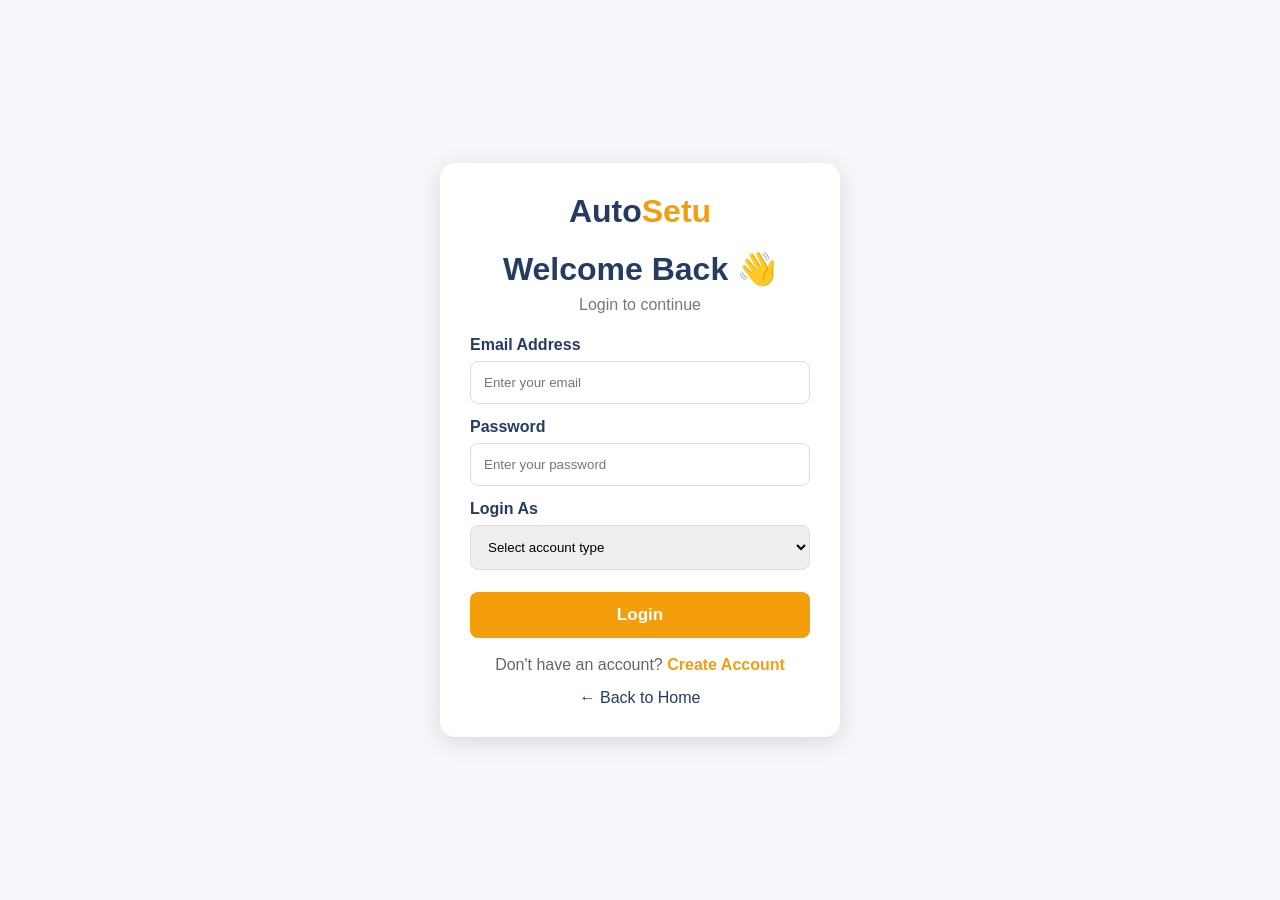
<file: login.html>
<!DOCTYPE html>
<html lang="en">
<head>
<meta charset="UTF-8">
<meta name="viewport" content="width=device-width, initial-scale=1.0">
<title>AutoSetu - Login</title>

<style>
*{
    margin:0;
    padding:0;
    box-sizing:border-box;
    font-family:Arial,sans-serif;
}

body{
    min-height:100vh;
    background:#f5f7fb;
    display:flex;
    justify-content:center;
    align-items:center;
    padding:20px;
}

.login-box{
    width:100%;
    max-width:400px;
    background:white;
    padding:30px;
    border-radius:15px;
    box-shadow:0 5px 25px rgba(0,0,0,.12);
}

.logo{
    text-align:center;
    font-size:32px;
    font-weight:800;
    color:#243b64;
    margin-bottom:20px;
}

.logo span{
    color:#f59e0b;
}

h1{
    text-align:center;
    color:#243b64;
    margin-bottom:8px;
}

.subtitle{
    text-align:center;
    color:#777;
    margin-bottom:22px;
}

label{
    display:block;
    margin:14px 0 7px;
    font-weight:bold;
    color:#243b64;
}

input,select{
    width:100%;
    padding:13px;
    border:1px solid #ddd;
    border-radius:8px;
    outline:none;
}

input:focus,select:focus{
    border-color:#f59e0b;
}

.login-btn{
    width:100%;
    margin-top:22px;
    padding:13px;
    border:0;
    border-radius:8px;
    background:#f59e0b;
    color:white;
    font-size:17px;
    font-weight:bold;
    cursor:pointer;
}

.login-btn:hover{
    background:#d97706;
}

.message{
    text-align:center;
    margin-top:12px;
    font-weight:bold;
}

.signup{
    text-align:center;
    margin-top:18px;
    color:#666;
}

.signup a{
    color:#f59e0b;
    text-decoration:none;
    font-weight:bold;
}

.home{
    display:block;
    text-align:center;
    margin-top:15px;
    text-decoration:none;
    color:#243b64;
}
</style>
</head>

<body>

<div class="login-box">

    <div class="logo">
        Auto<span>Setu</span>
    </div>

    <h1>Welcome Back 👋</h1>

    <p class="subtitle">
        Login to continue
    </p>

    <form onsubmit="loginUser(event)">

        <label>Email Address</label>

        <input
            type="email"
            id="email"
            placeholder="Enter your email"
            required
        >

        <label>Password</label>

        <input
            type="password"
            id="password"
            placeholder="Enter your password"
            required
        >

        <label>Login As</label>

        <select id="role" required>

            <option value="">
                Select account type
            </option>

            <option value="passenger">
                👤 Passenger
            </option>

            <option value="driver">
                🚕 Driver
            </option>

            <option value="admin">
                ⚙️ Admin
            </option>

        </select>

        <button
            type="submit"
            class="login-btn">
            Login
        </button>

        <p id="message" class="message"></p>

    </form>

    <div class="signup">

        Don't have an account?

        <a href="signup.html">
            Create Account
        </a>

    </div>

    <a href="index.html" class="home">
        ← Back to Home
    </a>

</div>


<script>

function loginUser(event){

    event.preventDefault();

    const email =
        document.getElementById("email")
        .value.trim();

    const password =
        document.getElementById("password")
        .value;

    const role =
        document.getElementById("role")
        .value;

    const message =
        document.getElementById("message");


    const savedUser =
        JSON.parse(
            localStorage.getItem("autosetuUser")
        );


    /*
       Demo Admin Login
       Email: admin@autosetu.com
       Password: admin123
    */

    if(
        role === "admin" &&
        email === "admin@autosetu.com" &&
        password === "admin123"
    ){

        localStorage.setItem(
            "autosetuEmail",
            email
        );

        localStorage.setItem(
            "autosetuRole",
            "admin"
        );

        window.location.href =
            "admin.html";

        return;
    }


    /* CHECK REGISTERED USER */

    if(!savedUser){

        message.style.color = "red";

        message.innerText =
            "No account found. Please sign up first.";

        return;
    }


    if(
        email !== savedUser.email ||
        password !== savedUser.password ||
        role !== savedUser.role
    ){

        message.style.color = "red";

        message.innerText =
            "Incorrect email, password or account type.";

        return;
    }


    localStorage.setItem(
        "autosetuEmail",
        email
    );

    localStorage.setItem(
        "autosetuRole",
        role
    );


    message.style.color = "green";

    message.innerText =
        "✅ Login successful!";


    setTimeout(function(){

        if(role === "passenger"){

            window.location.href =
                "passenger.html";

        }
        else if(role === "driver"){

            window.location.href =
                "driver.html";

        }

    },700);

}

</script>

</body>
</html>
</file>
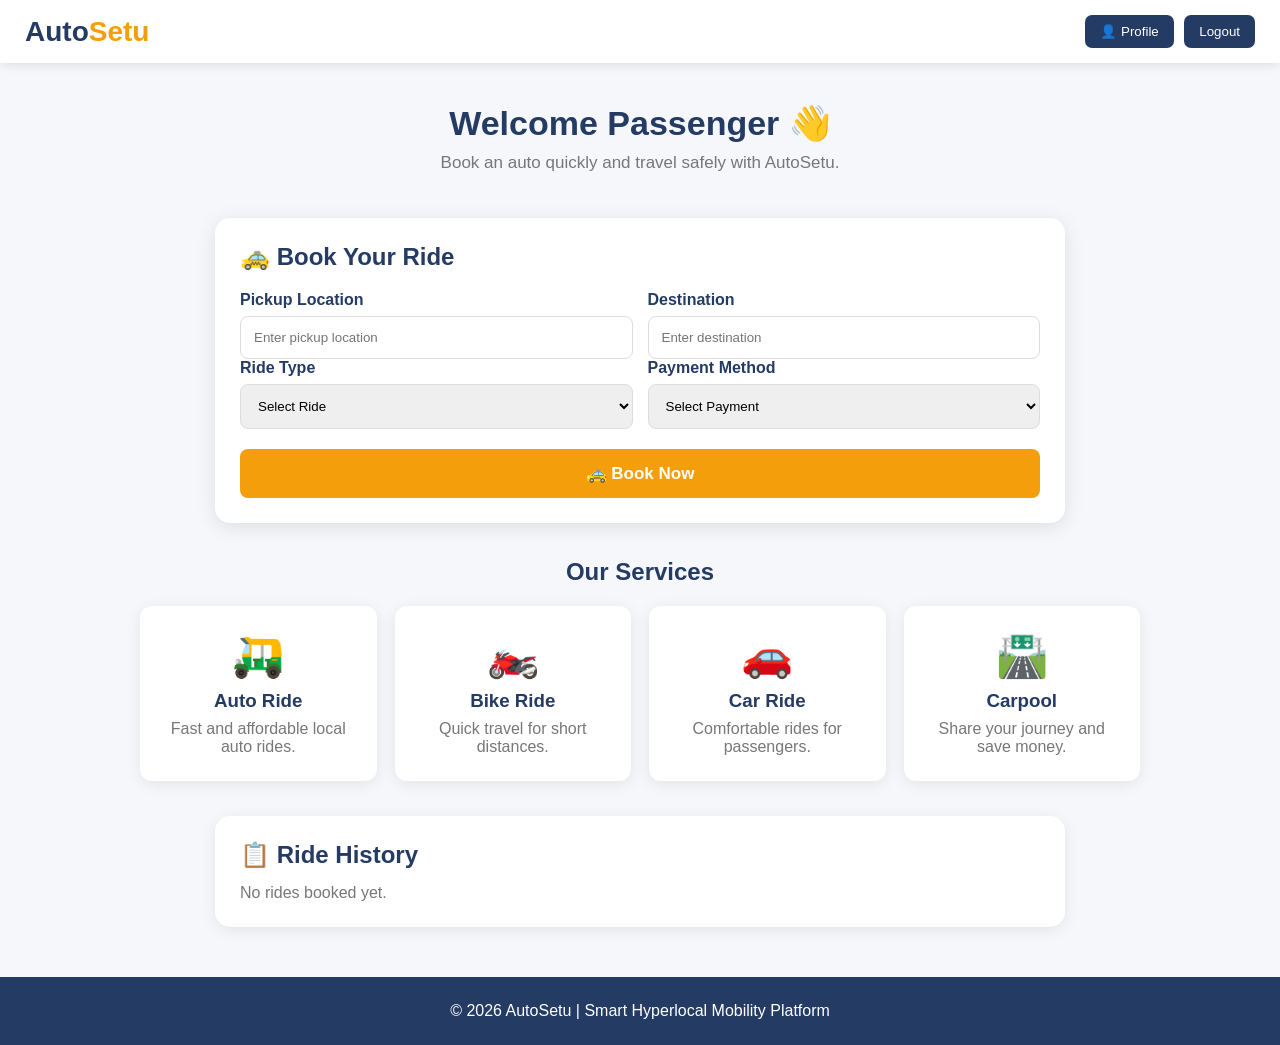
<file: passenger.html>
<!DOCTYPE html>
<html lang="en">
<head>
<meta charset="UTF-8">
<meta name="viewport" content="width=device-width, initial-scale=1.0">

<title>AutoSetu - Passenger</title>

<style>
*{
    margin:0;
    padding:0;
    box-sizing:border-box;
    font-family:Arial,sans-serif;
}

body{
    background:#f5f7fb;
    color:#243b64;
}

/* NAVBAR */
.navbar{
    background:#ffffff;
    padding:15px 25px;
    display:flex;
    justify-content:space-between;
    align-items:center;
    box-shadow:0 2px 10px rgba(0,0,0,.10);
    position:sticky;
    top:0;
    z-index:10;
}

.logo{
    font-size:28px;
    font-weight:800;
}

.logo span{
    color:#f59e0b;
}

.nav-buttons button{
    border:none;
    padding:9px 15px;
    margin-left:6px;
    border-radius:7px;
    cursor:pointer;
    background:#243b64;
    color:white;
}

.nav-buttons button:hover{
    background:#f59e0b;
}

/* HERO */
.hero{
    text-align:center;
    padding:40px 20px 25px;
}

.hero h1{
    font-size:34px;
    margin-bottom:10px;
}

.hero p{
    color:#777;
    font-size:17px;
}

/* BOOKING */
.booking{
    width:90%;
    max-width:850px;
    margin:20px auto;
    background:white;
    padding:25px;
    border-radius:15px;
    box-shadow:0 4px 20px rgba(0,0,0,.10);
}

.booking h2{
    margin-bottom:20px;
}

.form-row{
    display:flex;
    gap:15px;
    flex-wrap:wrap;
}

.form-group{
    flex:1;
    min-width:220px;
}

label{
    display:block;
    font-weight:bold;
    margin-bottom:7px;
}

input,select{
    width:100%;
    padding:13px;
    border:1px solid #ddd;
    border-radius:8px;
    outline:none;
}

input:focus,select:focus{
    border-color:#f59e0b;
}

.book-btn{
    width:100%;
    padding:14px;
    margin-top:20px;
    background:#f59e0b;
    color:white;
    border:none;
    border-radius:8px;
    font-size:17px;
    font-weight:bold;
    cursor:pointer;
}

.book-btn:hover{
    background:#d97706;
}

/* CARDS */
.services{
    width:90%;
    max-width:1000px;
    margin:35px auto;
}

.services h2{
    text-align:center;
    margin-bottom:20px;
}

.cards{
    display:grid;
    grid-template-columns:repeat(auto-fit,minmax(210px,1fr));
    gap:18px;
}

.card{
    background:white;
    padding:25px;
    border-radius:12px;
    text-align:center;
    box-shadow:0 3px 15px rgba(0,0,0,.08);
}

.card .icon{
    font-size:42px;
    margin-bottom:10px;
}

.card h3{
    margin-bottom:8px;
}

.card p{
    color:#777;
}

/* RIDE STATUS */
.status{
    width:90%;
    max-width:850px;
    margin:30px auto;
    background:white;
    padding:25px;
    border-radius:15px;
    box-shadow:0 3px 15px rgba(0,0,0,.08);
    display:none;
}

.status h2{
    margin-bottom:15px;
}

.status p{
    margin:8px 0;
}

/* RIDE HISTORY */
.history{
    width:90%;
    max-width:850px;
    margin:30px auto;
    background:white;
    padding:25px;
    border-radius:15px;
    box-shadow:0 3px 15px rgba(0,0,0,.08);
}

.history-item{
    padding:15px;
    border-bottom:1px solid #eee;
}

.history-item:last-child{
    border-bottom:none;
}

/* FOOTER */
footer{
    margin-top:50px;
    padding:25px;
    background:#243b64;
    color:white;
    text-align:center;
}

/* MOBILE */
@media(max-width:600px){

    .navbar{
        padding:12px;
    }

    .logo{
        font-size:22px;
    }

    .nav-buttons button{
        padding:7px 9px;
        font-size:12px;
    }

    .hero h1{
        font-size:27px;
    }

    .booking{
        width:94%;
    }
}
</style>
</head>

<body>

<!-- NAVBAR -->
<nav class="navbar">

    <div class="logo">
        Auto<span>Setu</span>
    </div>

    <div class="nav-buttons">
        <button onclick="showProfile()">👤 Profile</button>
        <button onclick="logout()">Logout</button>
    </div>

</nav>


<!-- HERO -->
<section class="hero">

    <h1>Welcome Passenger 👋</h1>

    <p>
        Book an auto quickly and travel safely with AutoSetu.
    </p>

</section>


<!-- BOOK RIDE -->
<section class="booking">

    <h2>🚕 Book Your Ride</h2>

    <form onsubmit="bookRide(event)">

        <div class="form-row">

            <div class="form-group">

                <label>Pickup Location</label>

                <input
                    type="text"
                    id="pickup"
                    placeholder="Enter pickup location"
                    required
                >

            </div>


            <div class="form-group">

                <label>Destination</label>

                <input
                    type="text"
                    id="destination"
                    placeholder="Enter destination"
                    required
                >

            </div>

        </div>


        <div class="form-row">

            <div class="form-group">

                <label>Ride Type</label>

                <select id="rideType" required>

                    <option value="">Select Ride</option>

                    <option value="Auto">🛺 Auto Rickshaw</option>

                    <option value="Bike">🏍️ Bike</option>

                    <option value="Car">🚗 Car</option>

                </select>

            </div>


            <div class="form-group">

                <label>Payment Method</label>

                <select id="payment" required>

                    <option value="">Select Payment</option>

                    <option value="Cash">💵 Cash</option>

                    <option value="UPI">📱 UPI</option>

                    <option value="Card">💳 Card</option>

                </select>

            </div>

        </div>


        <button class="book-btn" type="submit">
            🚕 Book Now
        </button>

    </form>

</section>


<!-- SERVICES -->
<section class="services">

    <h2>Our Services</h2>

    <div class="cards">

        <div class="card">

            <div class="icon">🛺</div>

            <h3>Auto Ride</h3>

            <p>Fast and affordable local auto rides.</p>

        </div>


        <div class="card">

            <div class="icon">🏍️</div>

            <h3>Bike Ride</h3>

            <p>Quick travel for short distances.</p>

        </div>


        <div class="card">

            <div class="icon">🚗</div>

            <h3>Car Ride</h3>

            <p>Comfortable rides for passengers.</p>

        </div>


        <div class="card">

            <div class="icon">🛣️</div>

            <h3>Carpool</h3>

            <p>Share your journey and save money.</p>

        </div>

    </div>

</section>


<!-- RIDE STATUS -->
<section class="status" id="rideStatus">

    <h2>🚕 Current Ride</h2>

    <p id="rideDetails"></p>

    <p>
        <strong>Status:</strong>
        <span id="rideState">Searching for driver...</span>
    </p>

    <button
        onclick="cancelRide()"
        style="margin-top:15px;padding:10px 18px;border:none;border-radius:7px;background:#dc3545;color:white;cursor:pointer;">
        Cancel Ride
    </button>

</section>


<!-- HISTORY -->
<section class="history">

    <h2>📋 Ride History</h2>

    <div id="historyList">

        <p style="color:#777;margin-top:15px;">
            No rides booked yet.
        </p>

    </div>

</section>


<!-- FOOTER -->
<footer>

    <p>© 2026 AutoSetu | Smart Hyperlocal Mobility Platform</p>

</footer>


<script>

/* BOOK RIDE */

function bookRide(event){

    event.preventDefault();

    const pickup =
        document.getElementById("pickup").value.trim();

    const destination =
        document.getElementById("destination").value.trim();

    const rideType =
        document.getElementById("rideType").value;

    const payment =
        document.getElementById("payment").value;


    if(!pickup || !destination || !rideType || !payment){

        alert("Please fill all details.");

        return;
    }


    const ride = {

        pickup: pickup,

        destination: destination,

        rideType: rideType,

        payment: payment,

        status: "Searching for driver...",

        date: new Date().toLocaleString()

    };


    localStorage.setItem(
        "currentRide",
        JSON.stringify(ride)
    );


    let history =
        JSON.parse(
            localStorage.getItem("rideHistory")
        ) || [];


    history.push(ride);


    localStorage.setItem(
        "rideHistory",
        JSON.stringify(history)
    );


    displayRide(ride);

    loadHistory();


    alert(
        "Ride booked successfully! Searching for a driver."
    );

}


/* DISPLAY CURRENT RIDE */

function displayRide(ride){

    const statusBox =
        document.getElementById("rideStatus");

    statusBox.style.display = "block";


    document.getElementById("rideDetails").innerHTML =
        "<strong>Pickup:</strong> " + ride.pickup +
        "<br><strong>Destination:</strong> " + ride.destination +
        "<br><strong>Ride:</strong> " + ride.rideType +
        "<br><strong>Payment:</strong> " + ride.payment;


    document.getElementById("rideState").innerText =
        ride.status;
}


/* CANCEL RIDE */

function cancelRide(){

    localStorage.removeItem("currentRide");

    document.getElementById("rideStatus").style.display =
        "none";

    alert("Ride cancelled successfully.");
}


/* RIDE HISTORY */

function loadHistory(){

    const historyList =
        document.getElementById("historyList");


    const history =
        JSON.parse(
            localStorage.getItem("rideHistory")
        ) || [];


    if(history.length === 0){

        historyList.innerHTML =
            '<p style="color:#777;margin-top:15px;">No rides booked yet.</p>';

        return;
    }


    historyList.innerHTML = "";


    history.reverse().forEach(function(ride){

        const div =
            document.createElement("div");

        div.className = "history-item";


        div.innerHTML =
            "<strong>" +
            ride.rideType +
            "</strong><br>" +

            "📍 " +
            ride.pickup +
            " → " +
            ride.destination +

            "<br>💳 Payment: " +
            ride.payment +

            "<br>📅 " +
            ride.date;


        historyList.appendChild(div);

    });

}


/* PROFILE */

function showProfile(){

    const email =
        localStorage.getItem("autosetuEmail");

    alert(
        "Passenger Profile\n\nEmail: " +
        (email || "Not available")
    );

}


/* LOGOUT */

function logout(){

    localStorage.removeItem("autosetuEmail");

    localStorage.removeItem("autosetuRole");

    window.location.href =
        "login.html";

}


/* LOAD SAVED RIDE */

window.onload = function(){

    const currentRide =
        localStorage.getItem("currentRide");


    if(currentRide){

        displayRide(
            JSON.parse(currentRide)
        );

    }


    loadHistory();

};

</script>

</body>
  </html>
</file>
<file: style.css>
* {
    margin: 0;
    padding: 0;
    box-sizing: border-box;
    font-family: Arial, sans-serif;
}

html {
    scroll-behavior: smooth;
}

body {
    background: #f7f8fa;
    color: #172033;
    line-height: 1.6;
}

/* HEADER */

.header {
    position: sticky;
    top: 0;
    z-index: 1000;
    background: white;
    display: flex;
    align-items: center;
    padding: 16px 6%;
    box-shadow: 0 2px 12px rgba(0,0,0,0.08);
}

.logo {
    font-size: 25px;
    font-weight: 800;
    margin-right: auto;
}

.logo span span {
    color: #ff7200;
}

.header nav {
    display: flex;
    gap: 25px;
    margin-right: 25px;
}

.header nav a {
    text-decoration: none;
    color: #344054;
    font-weight: 600;
}

.header nav a:hover {
    color: #ff7200;
}

.login-btn {
    border: none;
    background: #ff7200;
    color: white;
    padding: 11px 18px;
    border-radius: 9px;
    cursor: pointer;
    font-weight: bold;
}

.menu-btn {
    display: none;
    border: none;
    background: transparent;
    font-size: 25px;
    cursor: pointer;
}

/* HERO */

.hero {
    min-height: 600px;
    padding: 80px 7%;
    display: flex;
    align-items: center;
    justify-content: space-between;
    gap: 50px;
    background: linear-gradient(135deg, #fff7ed, #ffffff);
}

.hero-content {
    max-width: 600px;
}

.small-title {
    color: #ff7200;
    font-weight: bold;
    letter-spacing: 1px;
    font-size: 13px;
}

.hero h1 {
    font-size: 58px;
    line-height: 1.1;
    margin: 15px 0;
}

.hero h1 span {
    color: #ff7200;
}

.hero-content > p:not(.small-title) {
    color: #667085;
    font-size: 18px;
    margin-bottom: 25px;
}

/* BUTTON */

.primary-btn {
    border: none;
    background: #ff7200;
    color: white;
    padding: 14px 25px;
    border-radius: 10px;
    font-size: 16px;
    font-weight: bold;
    cursor: pointer;
}

.primary-btn:hover {
    opacity: 0.9;
}

.full {
    width: 100%;
}

/* BOOKING CARD */

.booking-card {
    background: white;
    width: 420px;
    padding: 28px;
    border-radius: 18px;
    box-shadow: 0 10px 35px rgba(0,0,0,0.10);
}

.booking-card h2 {
    margin-bottom: 20px;
}

.location-box {
    display: flex;
    align-items: center;
    gap: 8px;
    border: 1px solid #d0d5dd;
    border-radius: 10px;
    padding: 10px 12px;
    margin-bottom: 12px;
}

.location-box input {
    border: none;
    outline: none;
    flex: 1;
    font-size: 15px;
}

.location-box button {
    border: none;
    background: #fff0e3;
    color: #ff7200;
    padding: 7px 10px;
    border-radius: 7px;
    cursor: pointer;
    font-weight: bold;
}

.quick-location {
    display: flex;
    gap: 8px;
    flex-wrap: wrap;
    margin: 15px 0;
}

.quick-location button {
    border: 1px solid #e4e7ec;
    background: #f9fafb;
    padding: 8px 10px;
    border-radius: 8px;
    cursor: pointer;
}

.search-btn {
    width: 100%;
    border: none;
    background: #172033;
    color: white;
    padding: 14px;
    border-radius: 10px;
    cursor: pointer;
    font-weight: bold;
}

/* SECTIONS */

.section {
    padding: 75px 7%;
}

.section-heading {
    text-align: center;
    margin-bottom: 40px;
}

.section-heading p {
    color: #ff7200;
    font-size: 13px;
    font-weight: bold;
    letter-spacing: 1px;
}

.section-heading h2 {
    font-size: 35px;
    margin-top: 8px;
}

/* SERVICES */

.services-grid {
    display: grid;
    grid-template-columns: repeat(3, 1fr);
    gap: 18px;
}

.service-card {
    background: white;
    padding: 25px;
    border-radius: 15px;
    text-align: center;
    cursor: pointer;
    border: 2px solid transparent;
    box-shadow: 0 4px 15px rgba(0,0,0,0.05);
    transition: 0.2s;
}

.service-card:hover,
.service-card.active {
    border-color: #ff7200;
    transform: translateY(-3px);
}

.service-icon {
    font-size: 42px;
    margin-bottom: 10px;
}

.service-card h3 {
    margin-bottom: 5px;
}

.service-card p {
    color: #667085;
}

/* RIDE */

.ride-section {
    padding: 30px 7% 70px;
}

.ride-panel {
    max-width: 1000px;
    margin: auto;
    background: #172033;
    color: white;
    padding: 30px;
    border-radius: 18px;
    display: flex;
    align-items: center;
    gap: 25px;
}

.ride-panel > div:first-child {
    flex: 1;
}

.ride-panel .small-title {
    color: #ff9d4d;
}

.fare-box {
    background: white;
    color: #172033;
    padding: 15px 25px;
    border-radius: 12px;
    text-align: center;
}

.fare-box span {
    display: block;
    color: #667085;
    font-size: 13px;
}

.fare-box strong {
    font-size: 25px;
}

/* OFFERS */

.offers-grid {
    display: grid;
    grid-template-columns: repeat(3, 1fr);
    gap: 20px;
}

.offer-card {
    background: white;
    padding: 28px;
    border-radius: 15px;
    box-shadow: 0 4px 15px rgba(0,0,0,0.05);
}

.offer-card > span {
    font-size: 35px;
}

.offer-card h3 {
    margin: 10px 0;
}

.offer-card p {
    color: #667085;
    margin-bottom: 15px;
}

.offer-card button {
    border: none;
    background: #fff0e3;
    color: #ff7200;
    padding: 10px 16px;
    border-radius: 8px;
    cursor: pointer;
    font-weight: bold;
}

/* SAFETY */

.safety {
    background: #f1f8f5;
}

.safety-grid {
    display: grid;
    grid-template-columns: repeat(3, 1fr);
    gap: 20px;
}

.safety-grid > div {
    background: white;
    padding: 25px;
    border-radius: 15px;
}

.safety-grid span {
    font-size: 35px;
}

.safety-grid h3 {
    margin: 10px 0;
}

.safety-grid p {
    color: #667085;
}

.sos-btn {
    margin-top: 15px;
    background: #d92d20;
    color: white;
    border: none;
    padding: 10px 20px;
    border-radius: 8px;
    font-weight: bold;
    cursor: pointer;
}

/* HISTORY */

.history-list {
    max-width: 850px;
    margin: auto;
    background: white;
    border-radius: 15px;
    padding: 20px;
}

.empty {
    text-align: center;
    color: #667085;
    padding: 25px;
}

/* DOWNLOAD */

.download-section {
    margin: 30px 7% 70px;
    background: #fff0e3;
    padding: 40px;
    border-radius: 18px;
    display: flex;
    align-items: center;
    justify-content: space-between;
    gap: 30px;
}

.download-section h2 {
    margin: 8px 0;
}

.app-buttons {
    display: flex;
    gap: 10px;
}

.app-buttons button {
    border: none;
    background: #172033;
    color: white;
    padding: 13px 18px;
    border-radius: 9px;
    cursor: pointer;
}

/* FOOTER */

footer {
    background: #111827;
    color: white;
    text-align: center;
    padding: 40px 20px;
}

.footer-logo {
    font-size: 25px;
    font-weight: bold;
}

footer p {
    color: #c7cbd3;
    margin-top: 8px;
}

.footer-links {
    margin: 20px 0;
    display: flex;
    justify-content: center;
    gap: 25px;
}

.footer-links a {
    color: white;
    text-decoration: none;
}

/* MODALS */

.modal {
    display: none;
    position: fixed;
    inset: 0;
    background: rgba(0,0,0,0.55);
    z-index: 2000;
    align-items: center;
    justify-content: center;
    padding: 20px;
}

.modal-content {
    width: 100%;
    max-width: 430px;
    background: white;
    border-radius: 18px;
    padding: 30px;
    position: relative;
}

.close {
    position: absolute;
    right: 15px;
    top: 10px;
    border: none;
    background: transparent;
    font-size: 28px;
    cursor: pointer;
}

.modal-content h2 {
    margin-bottom: 8px;
}

.modal-content > p {
    color: #667085;
    margin-bottom: 20px;
}

.modal-content input {
    width: 100%;
    padding: 14px;
    border: 1px solid #d0d5dd;
    border-radius: 9px;
    outline: none;
    margin-bottom: 15px;
}

.success-icon {
    width: 65px;
    height: 65px;
    border-radius: 50%;
    background: #dcfae6;
    color: #079455;
    display: flex;
    align-items: center;
    justify-content: center;
    font-size: 35px;
    margin-bottom: 15px;
}

.driver-card {
    display: flex;
    align-items: center;
    gap: 15px;
    background: #f9fafb;
    padding: 15px;
    border-radius: 12px;
    margin: 20px 0;
}

.driver-photo {
    width: 55px;
    height: 55px;
    border-radius: 50%;
    background: #fff0e3;
    display: flex;
    align-items: center;
    justify-content: center;
    font-size: 30px;
}

/* MOBILE */

@media (max-width: 900px) {

    .hero {
        flex-direction: column;
        text-align: center;
    }

    .hero-content {
        max-width: 700px;
    }

    .booking-card {
        width: 100%;
        max-width: 500px;
    }

    .services-grid {
        grid-template-columns: repeat(2, 1fr);
    }

    .offers-grid,
    .safety-grid {
        grid-template-columns: 1fr;
    }

    .ride-panel {
        flex-wrap: wrap;
    }

    .ride-panel > div:first-child {
        width: 100%;
    }

    .download-section {
        flex-direction: column;
        text-align: center;
    }
}

@media (max-width: 650px) {

    .header {
        padding: 14px 5%;
    }

    .header nav {
        display: none;
        position: absolute;
        top: 65px;
        left: 0;
        right: 0;
        background: white;
        padding: 20px;
        flex-direction: column;
        margin: 0;
        box-shadow: 0 5px 15px rgba(0,0,0,.1);
    }

    .header nav.show {
        display: flex;
    }

    .menu-btn {
        display: block;
        margin-left: 10px;
    }

    .login-btn {
        padding: 9px 12px;
        font-size: 12px;
    }

    .hero {
        padding: 55px 5%;
    }

    .hero h1 {
        font-size: 42px;
    }

    .section {
        padding: 55px 5%;
    }

    .section-heading h2 {
        font-size: 28px;
    }

    .services-grid {
        grid-template-columns: 1fr;
    }

    .ride-panel {
        padding: 22px;
    }

    .ride-panel .primary-btn {
        width: 100%;
    }

    .fare-box {
        width: 100%;
    }

    .download-section {
        margin-left: 5%;
        margin-right: 5%;
    }

    .app-buttons {
        flex-direction: column;
        width: 100%;
    }

    .app-buttons button {
        width: 100%;
    }

    .footer-links {
        flex-wrap: wrap;
        gap: 15px;
    }
}
</file>
